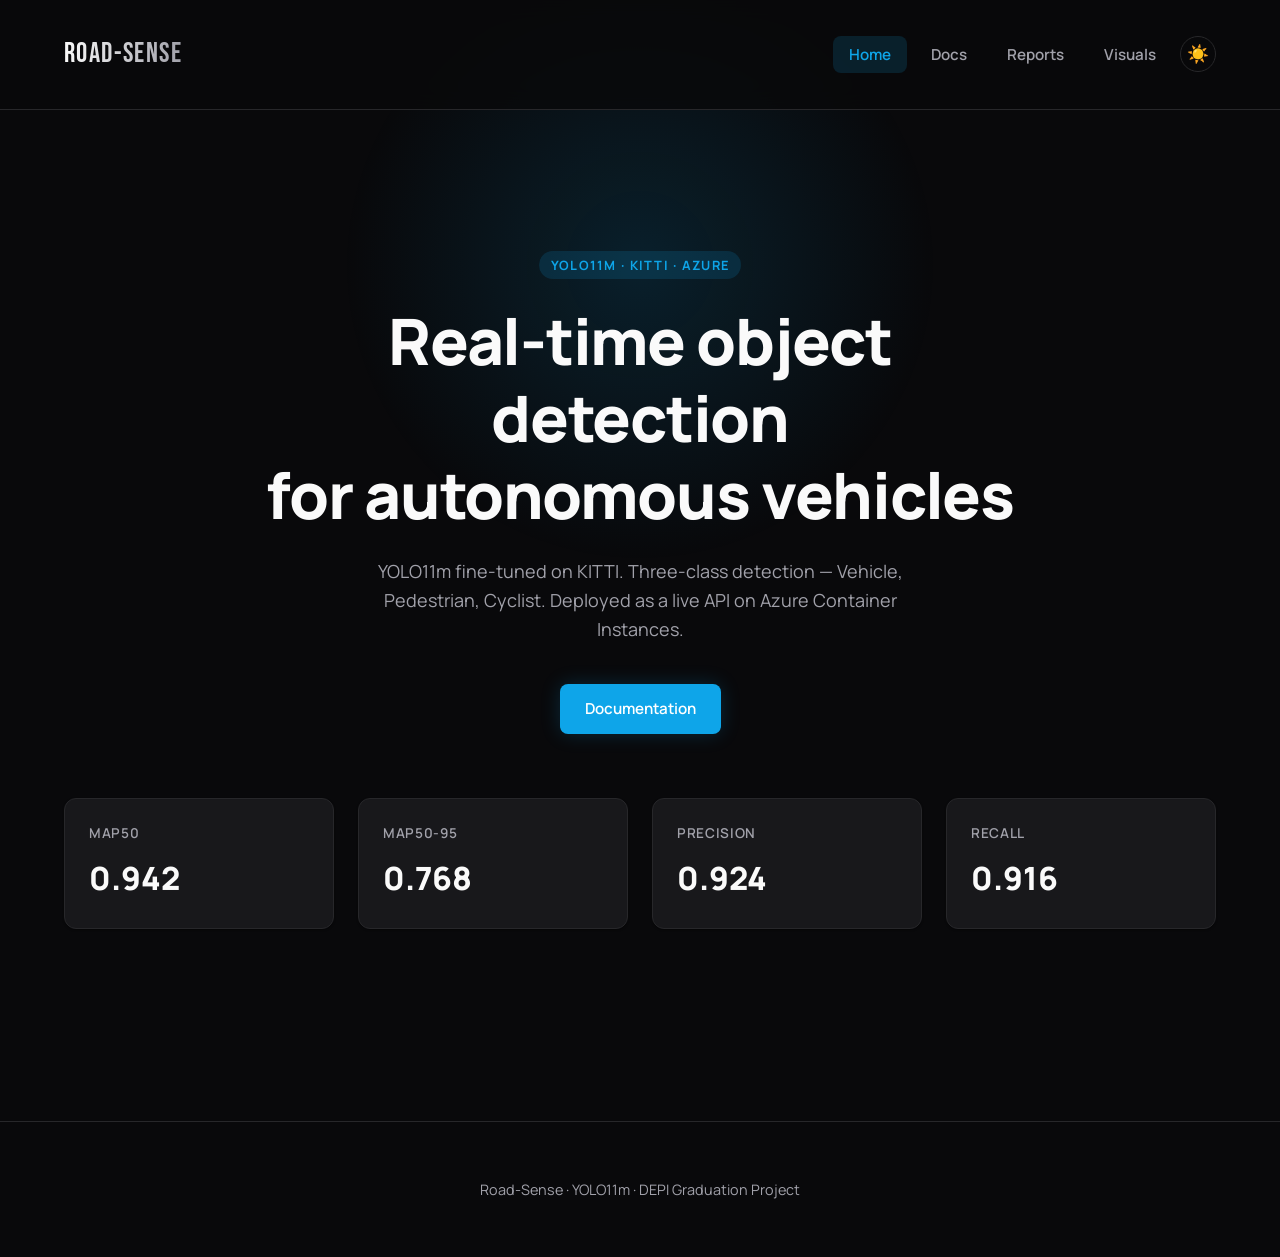
<file: presentation/index.html>
<!DOCTYPE html>
<html lang="en">
<head>
  <meta charset="UTF-8" />
  <meta name="viewport" content="width=device-width, initial-scale=1.0" />
  <title>Road-Sense Showcase</title>
  <link rel="preconnect" href="https://fonts.googleapis.com" />
  <link rel="preconnect" href="https://fonts.gstatic.com" crossorigin />
  <link href="https://fonts.googleapis.com/css2?family=Bebas+Neue&family=Manrope:wght@400;500;600;700;800&display=swap" rel="stylesheet" />
  <link rel="stylesheet" href="styles.css" />
</head>
<body>
  <nav class="top-nav reveal">
    <div class="nav-container">
      <div class="brand">ROAD-SENSE</div>
      <button id="menuToggle" class="menu-toggle" aria-label="Toggle menu">Menu</button>
      <ul id="menu" class="menu">
        <li><a href="index.html" class="active">Home</a></li>
        <li><a href="docs.html">Docs</a></li>
        <li><a href="reports.html">Reports</a></li>
        <li><a href="visuals.html">Visuals</a></li>
        <button id="themeToggle" class="theme-toggle" aria-label="Toggle theme">☀️</button>
      </ul>
    </div>
  </nav>

  <main>
    <header class="hero reveal">
      <div class="hero-content">
        <p class="eyebrow">YOLO11m · KITTI · Azure</p>
        <h1>Real-time object detection<br>for autonomous vehicles</h1>
        <p class="hero-copy">
          YOLO11m fine-tuned on KITTI. Three-class detection — Vehicle, Pedestrian, Cyclist.
          Deployed as a live API on Azure Container Instances.
        </p>
        <div class="hero-actions">
          <a href="docs.html" class="btn btn-primary">Documentation</a>
        </div>
      </div>

      <section class="stat-ribbon reveal" aria-label="Key model metrics">
        <article>
          <span class="label">mAP50</span>
          <span class="value">0.942</span>
        </article>
        <article>
          <span class="label">mAP50-95</span>
          <span class="value">0.768</span>
        </article>
        <article>
          <span class="label">Precision</span>
          <span class="value">0.924</span>
        </article>
        <article>
          <span class="label">Recall</span>
          <span class="value">0.916</span>
        </article>
      </section>
    </header>
  </main>

  <footer class="footer reveal">
    <p>Road-Sense · YOLO11m · DEPI Graduation Project</p>
  </footer>

  <script src="script.js"></script>
</body>
</html>
</file>
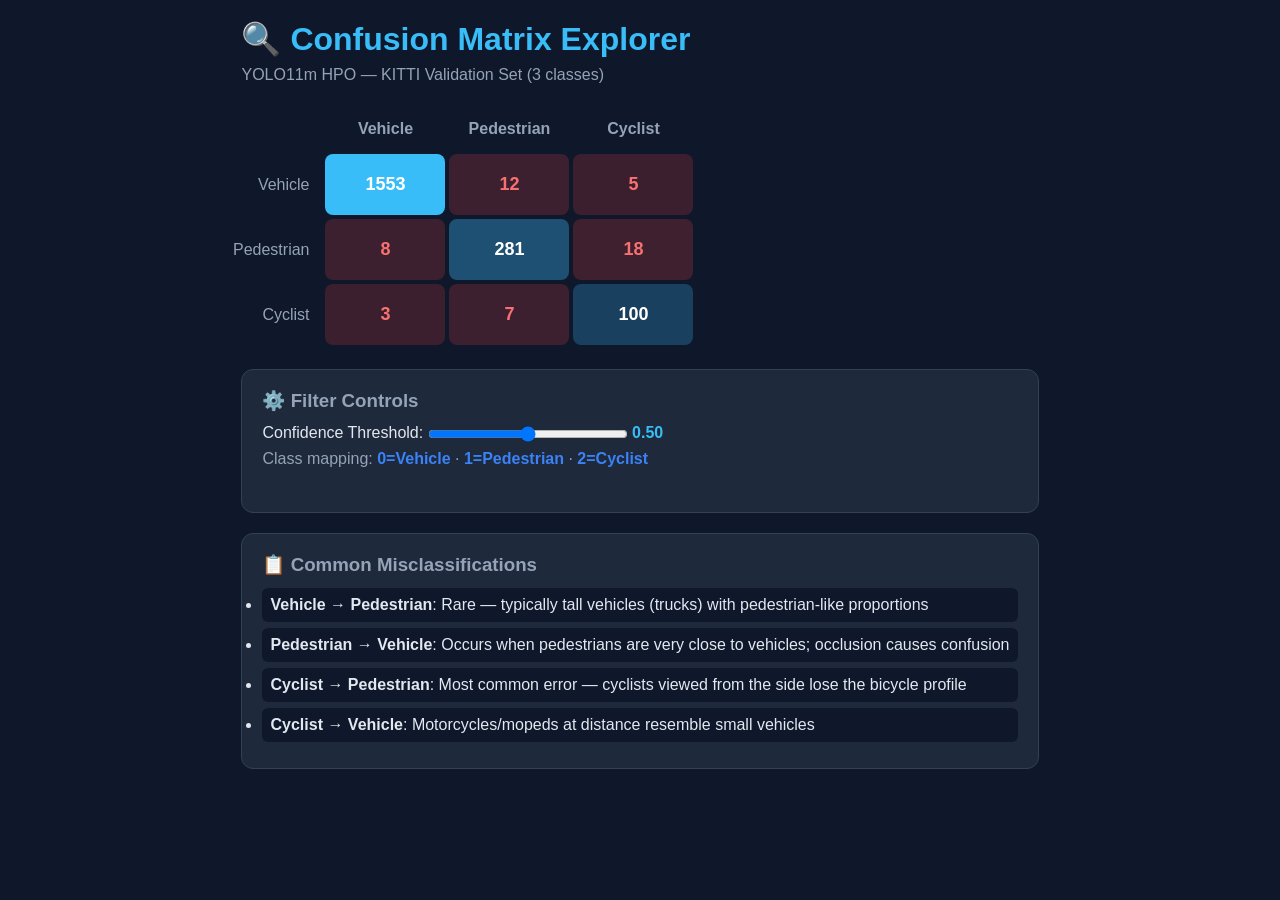
<file: presentation/confusion_matrix.html>
<!DOCTYPE html>
<html lang="en">
<head>
<meta charset="UTF-8">
<meta name="viewport" content="width=device-width, initial-scale=1.0">
<title>Confusion Matrix Explorer - Road-Sense</title>
<style>
* { margin: 0; padding: 0; box-sizing: border-box; }
body { font-family: -apple-system, sans-serif; background: #0f172a; color: #e2e8f0; padding: 20px; display: flex; justify-content: center; }
.container { max-width: 800px; }
h1 { color: #38bdf8; margin-bottom: 8px; }
p { color: #94a3b8; margin-bottom: 24px; }
.matrix { display: grid; grid-template-columns: 80px repeat(3, 120px); gap: 4px; margin-bottom: 24px; }
.header { font-weight: 700; text-align: center; padding: 12px; color: #94a3b8; }
.cell { text-align: center; padding: 20px; border-radius: 8px; font-size: 18px; font-weight: 600; }
.label-row { display: flex; align-items: center; justify-content: flex-end; padding-right: 12px; color: #94a3b8; font-weight: 500; }
.controls { background: #1e293b; border-radius: 12px; padding: 20px; border: 1px solid #334155; }
.controls h3 { color: #94a3b8; margin-bottom: 12px; }
.controls label { display: block; margin: 8px 0; color: #e2e8f0; }
.controls input[type=range] { width: 200px; vertical-align: middle; }
.controls .value { color: #38bdf8; font-weight: 600; }
.classes { color: #3b82f6; font-weight: 600; }
.misclass { background: #1e293b; border-radius: 12px; padding: 20px; border: 1px solid #334155; margin-top: 20px; }
.misclass h3 { color: #94a3b8; margin-bottom: 12px; }
.misclass li { margin: 6px 0; padding: 8px; background: #0f172a; border-radius: 6px; }
</style>
</head>
<body>
<div class="container">
<h1>🔍 Confusion Matrix Explorer</h1>
<p>YOLO11m HPO — KITTI Validation Set (3 classes)</p>
<div class="matrix" id="matrix"></div>
<div class="controls">
  <h3>⚙️ Filter Controls</h3>
  <label>Confidence Threshold: <input type="range" min="0" max="100" value="50" id="threshold"> <span class="value" id="threshVal">0.50</span></label>
  <p style="color:#94a3b8;margin-top:8px">Class mapping: <span class="classes">0=Vehicle</span> · <span class="classes">1=Pedestrian</span> · <span class="classes">2=Cyclist</span></p>
</div>
<div class="misclass">
  <h3>📋 Common Misclassifications</h3>
  <ul>
    <li><strong>Vehicle → Pedestrian</strong>: Rare — typically tall vehicles (trucks) with pedestrian-like proportions</li>
    <li><strong>Pedestrian → Vehicle</strong>: Occurs when pedestrians are very close to vehicles; occlusion causes confusion</li>
    <li><strong>Cyclist → Pedestrian</strong>: Most common error — cyclists viewed from the side lose the bicycle profile</li>
    <li><strong>Cyclist → Vehicle</strong>: Motorcycles/mopeds at distance resemble small vehicles</li>
  </ul>
</div>
</div>
<script>
const data = [[1553,12,5],[8,281,18],[3,7,100]];
const labels = ['Vehicle','Pedestrian','Cyclist'];
const maxVal = Math.max(...data.flat());
const colors = (v,r) => {
  if (r) return `rgba(56,189,248,${0.2+v/maxVal*0.8})`;
  return v > 0 ? `rgba(239,68,68,${0.2+v/maxVal*0.6})` : '#1e293b';
};
function render(t) {
  const m = document.getElementById('matrix');
  m.innerHTML = '<div class="header"></div>' + labels.map(l => `<div class="header">${l}</div>`).join('');
  labels.forEach((r,i) => {
    m.innerHTML += `<div class="label-row">${r}</div>`;
    labels.forEach((_,j) => {
      const v = i === j ? data[i][j] : Math.round(data[i][j] * Math.min(1, t/0.5));
      m.innerHTML += `<div class="cell" style="background:${colors(v,i===j)};color:${i===j?'#fff':'#f87171'}">${v}</div>`;
    });
  });
}
render(0.5);
document.getElementById('threshold').addEventListener('input', function() {
  const v = this.value / 100;
  document.getElementById('threshVal').textContent = v.toFixed(2);
  render(v);
});
</script>
</body>
</html>
</file>
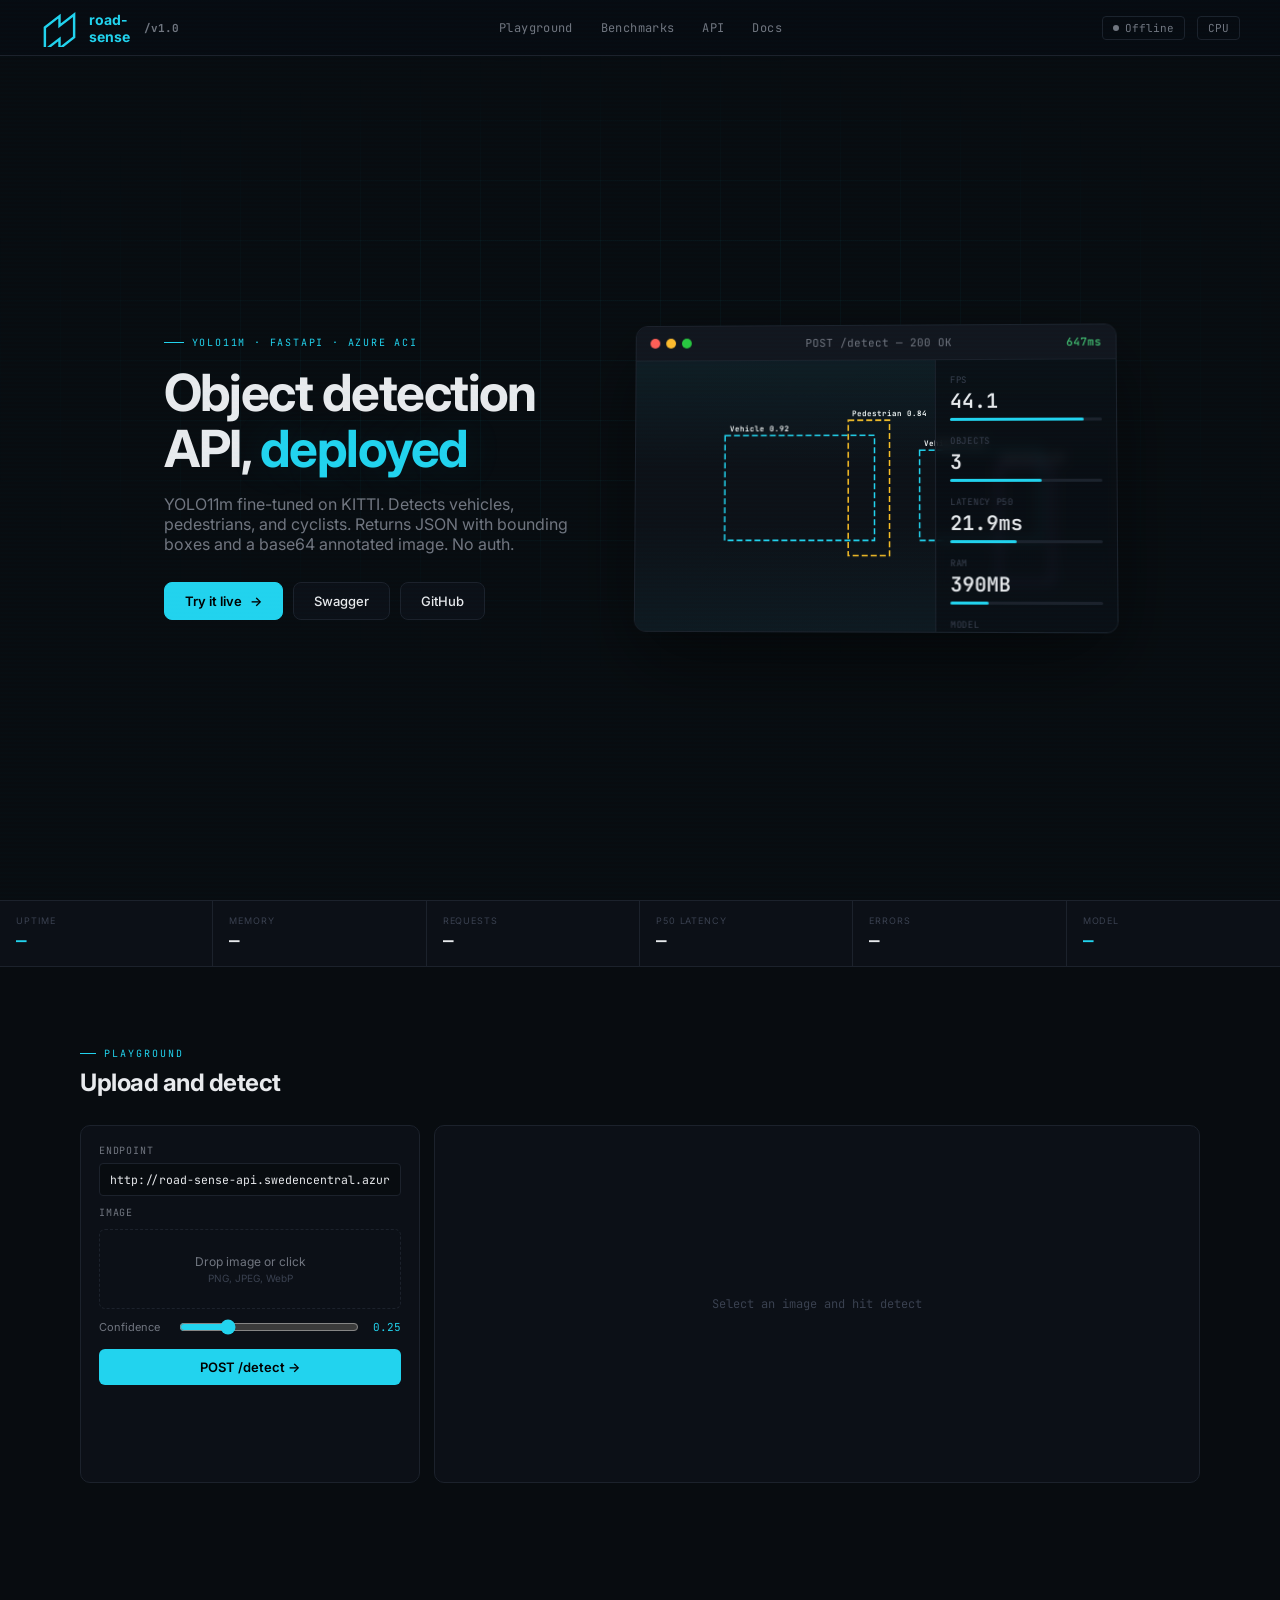
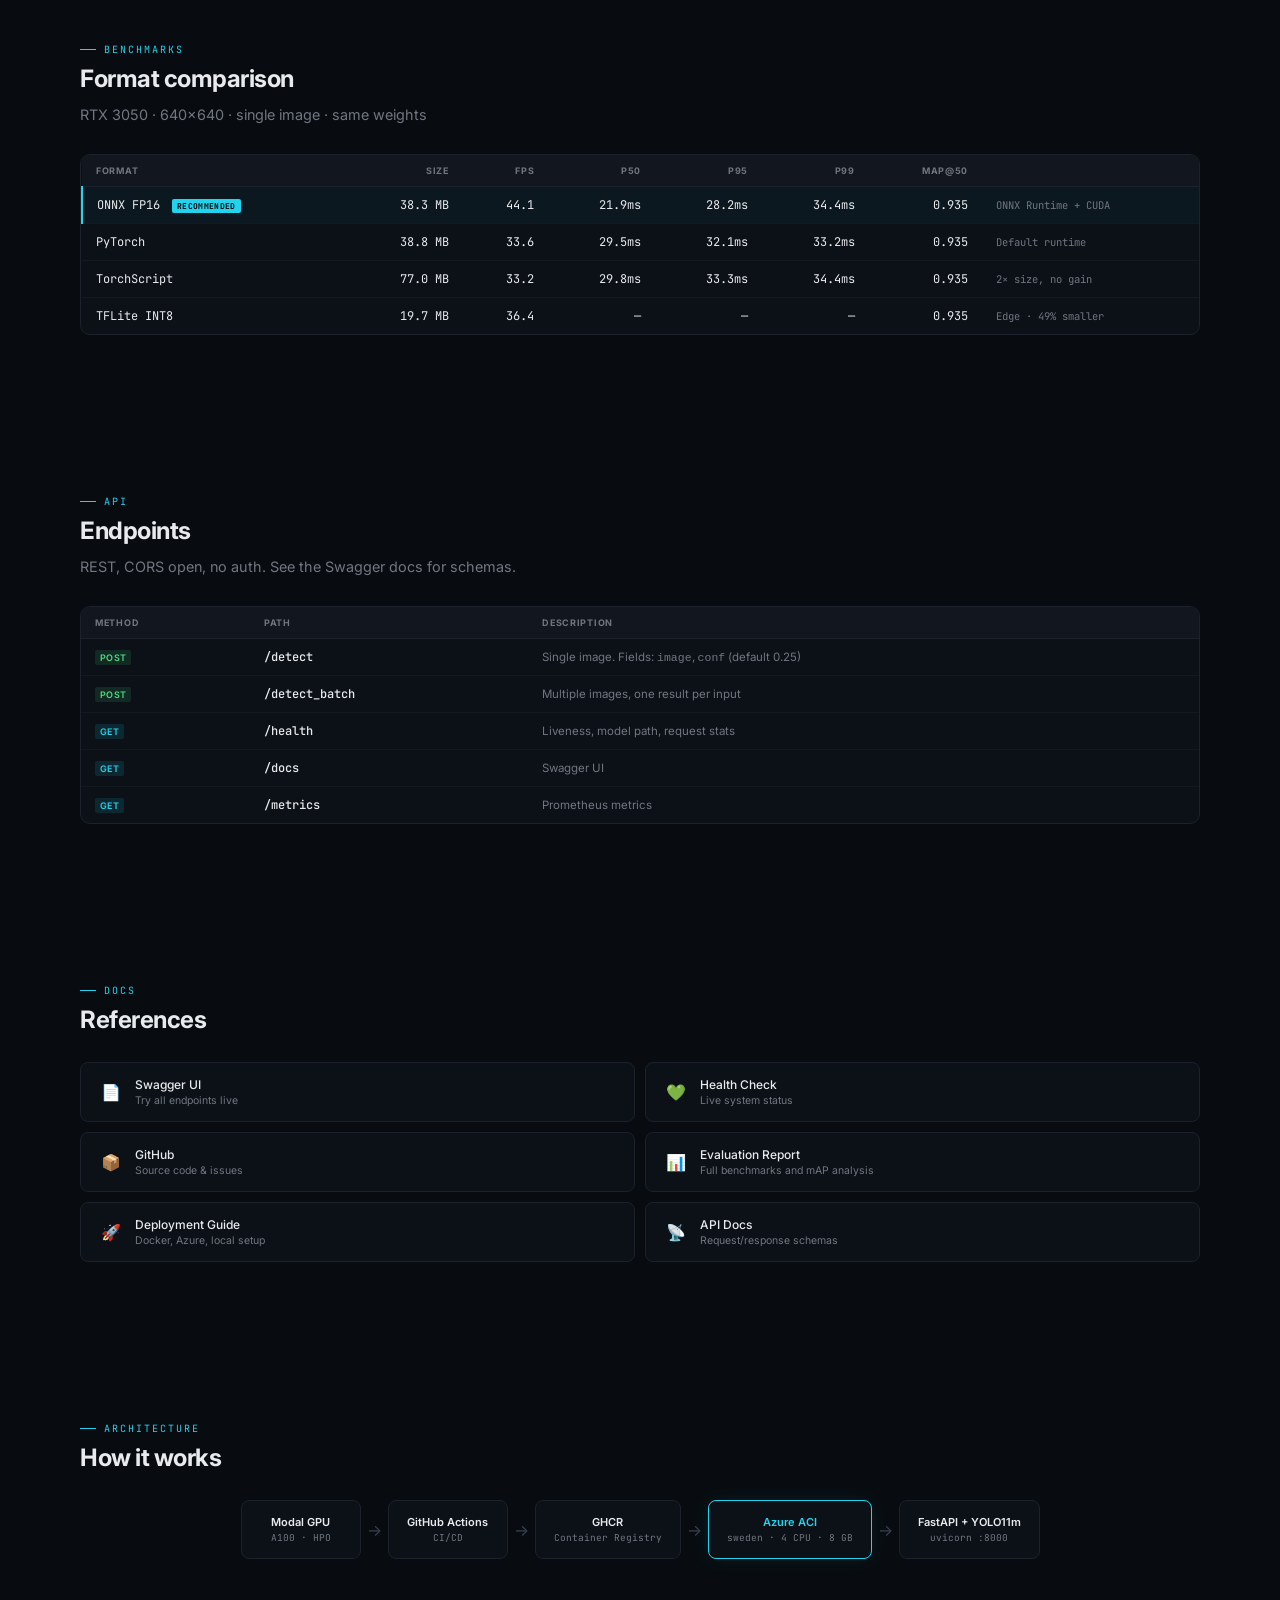
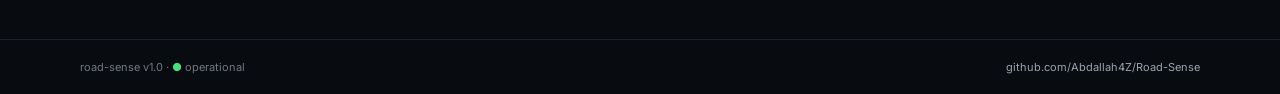
<file: presentation/demo.html>
<!DOCTYPE html>
<html lang="en">
<head>
<meta charset="UTF-8">
<meta name="viewport" content="width=device-width, initial-scale=1.0">
<title>road-sense — yolov11m detection api</title>
<meta name="description" content="Real-time object detection API. YOLO11m. Vehicle, Pedestrian, Cyclist.">
<link rel="preconnect" href="https://fonts.googleapis.com">
<link href="https://fonts.googleapis.com/css2?family=JetBrains+Mono:wght@300;400;500;600;700&family=Inter:wght@300;400;500;600;700&display=swap" rel="stylesheet">
<style>
:root {
  --bg:#080c10; --bg1:#0c1017; --bg2:#12161e;
  --line:#1c222c; --line2:#15191f;
  --text:#e8eaed; --dim:#717680; --mid:#9ca3af; --xdim:#3a4150;
  --cyan:#22d3ee; --green:#4ade80; --amber:#fbbf24; --red:#f87171;
  --purple:#c084fc;
  --mono:'JetBrains Mono',monospace; --sans:'Inter',-apple-system,sans-serif;
}
*{box-sizing:border-box;margin:0;padding:0}
*::selection{background:var(--cyan);color:#000}
html{scroll-behavior:smooth}
body{font-family:var(--sans);color:var(--text);background:var(--bg);overflow-x:hidden;font-size:15px}
a{color:inherit;text-decoration:none}
a:hover{color:var(--cyan)}
button{font-family:inherit;background:none;border:0;color:inherit;cursor:pointer}

/* Grid background */
.grid-bg{position:fixed;inset:0;pointer-events:none;z-index:0;
  background-image:linear-gradient(rgba(34,211,238,0.04) 1px,transparent 1px),linear-gradient(90deg,rgba(34,211,238,0.04) 1px,transparent 1px);
  background-size:60px 60px;
  mask-image:radial-gradient(ellipse 80% 50% at 50% 40%,black 30%,transparent 70%);
  -webkit-mask-image:radial-gradient(ellipse 80% 50% at 50% 40%,black 30%,transparent 70%)}

/* Scanlines */
body::after{content:'';position:fixed;inset:0;pointer-events:none;z-index:9999;
  background:repeating-linear-gradient(0deg,transparent,transparent 2px,rgba(34,211,238,0.012) 2px,rgba(34,211,238,0.012) 4px)}

.shell{max-width:1200px;margin:0 auto;padding:0 40px;position:relative;z-index:1}
section{position:relative;z-index:1}

/* Nav */
.nav{position:fixed;top:0;left:0;right:0;z-index:100;height:56px;display:flex;align-items:center;justify-content:space-between;padding:0 40px;border-bottom:1px solid var(--line);background:rgba(8,12,18,0.85);backdrop-filter:blur(16px);-webkit-backdrop-filter:blur(16px)}
.nav-brand{display:flex;align-items:center;gap:10px;font-weight:700;font-size:14px;color:var(--cyan)}
.nav-brand span{font-weight:700}
.nav-brand .v{color:var(--dim);font-size:11px;margin-left:4px;font-family:var(--mono)}
.nav-links{display:flex;gap:28px}
.nav-links a{font-size:12px;color:var(--dim);text-decoration:none;font-family:var(--mono);letter-spacing:0.03em;transition:color .15s}
.nav-links a:hover{color:var(--text)}
.nav-right{display:flex;align-items:center;gap:12px}
.badge{display:inline-flex;align-items:center;gap:6px;padding:4px 10px;border-radius:4px;font-size:11px;font-family:var(--mono);border:1px solid var(--line);color:var(--dim)}
.dot{width:6px;height:6px;border-radius:50%;background:var(--green);box-shadow:0 0 8px var(--green);animation:pulse 2s infinite}
.dot.off{background:var(--dim);box-shadow:none;animation:none}
@keyframes pulse{0%,100%{opacity:1}50%{opacity:.3}}

/* Hero */
.hero{min-height:100vh;display:flex;flex-direction:column;justify-content:center;padding-top:56px;position:relative;z-index:1}
.hero-grid{display:grid;grid-template-columns:1fr 1.15fr;gap:50px;align-items:center}
.hero-text{max-width:480px}
.hero-tag{font-size:10px;font-family:var(--mono);letter-spacing:0.18em;text-transform:uppercase;color:var(--cyan);margin-bottom:16px;display:flex;align-items:center;gap:8px}
.hero-tag::before{content:'';width:20px;height:1px;background:var(--cyan)}
.hero-title{font-size:clamp(2.2rem,4vw,3.4rem);font-weight:700;line-height:1.08;letter-spacing:-0.03em;margin-bottom:18px}
.hero-title .glow{color:var(--cyan);text-shadow:0 0 40px #22d3ee20}
.hero-desc{font-size:1rem;color:var(--dim);margin-bottom:28px;max-width:420px}
.hero-btns{display:flex;gap:10px;flex-wrap:wrap}
.btn{display:inline-flex;align-items:center;gap:8px;padding:10px 20px;border-radius:8px;font-size:13px;font-weight:500;border:1px solid var(--line);background:var(--bg1);color:var(--text);transition:all .15s}
.btn:hover{border-color:var(--cyan);color:var(--cyan);background:var(--bg2)}
.btn-p{background:var(--cyan);color:#000;border-color:var(--cyan);font-weight:600}
.btn-p:hover{background:#5de0f7;border-color:#5de0f7}
.arrow{transition:transform .15s}
.btn:hover .arrow{transform:translateX(3px)}

/* 3D HUD */
.hud-wrap{perspective:1200px}
.hud{background:var(--bg1);border:1px solid var(--line);border-radius:12px;overflow:hidden;position:relative;transform:rotateX(2deg) rotateY(-2deg);transform-origin:center center;transition:transform .35s ease-out;box-shadow:0 30px 80px rgba(0,0,0,0.5)}
.hud:hover{transform:rotateX(0deg) rotateY(0deg) scale(1.01)}
.hud-bar{display:flex;align-items:center;padding:10px 14px;border-bottom:1px solid var(--line);background:var(--bg2);gap:8px}
.hud-bar .dots{display:flex;gap:6px}
.hud-bar .d{width:10px;height:10px;border-radius:50%}
.hud-bar .d:nth-child(1){background:#ff5f57}
.hud-bar .d:nth-child(2){background:#febc2e}
.hud-bar .d:nth-child(3){background:#28c840}
.hud-bar .title{flex:1;text-align:center;font-size:11px;color:var(--dim);font-family:var(--mono)}
.hud-bar .status{font-size:11px;color:var(--green);font-family:var(--mono)}
.viewport{position:relative;width:100%;aspect-ratio:16/9;background:#0d1117;overflow:hidden}
.viewport svg{position:absolute;inset:0;width:100%;height:100%}
.bbox{fill:none;stroke-width:2;stroke-dasharray:8 4;animation:draw .8s ease-out forwards}
.bbox-v{stroke:var(--cyan)} .bbox-p{stroke:var(--amber)} .bbox-c{stroke:var(--purple)}
.bbox-lbl{font-family:var(--mono);font-size:10px;fill:white;font-weight:600}
@keyframes draw{from{stroke-dashoffset:200}to{stroke-dashoffset:0}}
.scan{position:absolute;inset:0;pointer-events:none;background:linear-gradient(180deg,rgba(34,211,238,0.06)0%,transparent 40%,transparent 60%,rgba(34,211,238,0.04)100%);animation:scanMove 4s ease-in-out infinite alternate}
@keyframes scanMove{from{transform:translateY(-8px)}to{transform:translateY(8px)}}
.hud-overlay{position:absolute;top:0;right:0;bottom:0;width:180px;background:rgba(8,12,18,0.75);backdrop-filter:blur(6px);border-left:1px solid var(--line);padding:14px;font-family:var(--mono);font-size:10px;color:var(--dim)}
.hud-overlay .m{margin-bottom:14px}
.hud-overlay .m .l{font-size:9px;color:var(--xdim);text-transform:uppercase;letter-spacing:.08em;margin-bottom:2px}
.hud-overlay .m .v{font-size:20px;color:var(--text);font-weight:600}
.hud-overlay .m .bar{height:3px;background:var(--line);border-radius:2px;margin-top:4px}
.hud-overlay .m .bar-f{height:100%;background:var(--cyan);border-radius:2px}

/* Strip */
.strip{display:grid;grid-template-columns:repeat(6,1fr);border-top:1px solid var(--line);border-bottom:1px solid var(--line);background:var(--bg1);position:relative;z-index:1}
.strip-c{padding:14px 16px;border-right:1px solid var(--line)}
.strip-c:last-child{border-right:none}
.strip-l{font-size:9px;color:var(--xdim);text-transform:uppercase;letter-spacing:.1em;margin-bottom:3px}
.strip-v{font-size:1.1rem;font-weight:600;font-family:var(--mono);font-variant-numeric:tabular-nums}
.strip-v.cyan{color:var(--cyan)}

/* Section */
.sec{padding:80px 0;position:relative;z-index:1}
.sec-lab{font-size:10px;font-family:var(--mono);letter-spacing:.2em;text-transform:uppercase;color:var(--cyan);margin-bottom:8px;display:flex;align-items:center;gap:8px}
.sec-lab::before{content:'';width:16px;height:1px;background:var(--cyan)}
.sec-title{font-size:1.5rem;font-weight:700;margin-bottom:10px;letter-spacing:-.02em}
.sec-desc{color:var(--dim);font-size:.9rem;max-width:560px;line-height:1.6}

/* Features */
.features{display:grid;grid-template-columns:repeat(3,1fr);gap:14px;margin-top:32px}
.fcard{background:var(--bg1);border:1px solid var(--line);border-radius:10px;padding:20px;transition:all .25s;transform:perspective(600px) rotateX(1.5deg)}
.fcard:hover{border-color:rgba(34,211,238,.3);transform:perspective(600px) rotateX(0deg) translateY(-3px);box-shadow:0 8px 30px rgba(34,211,238,.06)}
.fcard .ic{width:36px;height:36px;border-radius:8px;display:flex;align-items:center;justify-content:center;margin-bottom:12px;background:rgba(34,211,238,.08);color:var(--cyan);font-size:16px}
.fcard h3{font-size:13px;font-weight:600;margin-bottom:4px}
.fcard p{font-size:12px;color:var(--dim);line-height:1.5}

/* Playground */
.pg{display:grid;grid-template-columns:340px 1fr;gap:14px;margin-top:28px}
.pg-in,.pg-out{background:var(--bg1);border:1px solid var(--line);border-radius:10px;padding:18px}
.pg-lab{font-size:10px;font-family:var(--mono);letter-spacing:.08em;text-transform:uppercase;color:var(--dim);margin-bottom:6px}
.pg-in input[type="text"]{width:100%;padding:8px 10px;background:var(--bg);border:1px solid var(--line);border-radius:4px;color:var(--text);font-family:var(--mono);font-size:11.5px;outline:none}
.pg-in input:focus{border-color:var(--cyan)}
.drop{border:1.5px dashed var(--line);border-radius:6px;padding:24px;text-align:center;cursor:pointer;transition:all .15s;margin-top:10px}
.drop:hover{border-color:var(--cyan);background:rgba(34,211,238,.02)}
.drop p{font-size:12px;color:var(--dim)} .drop .h{font-size:10px;color:var(--xdim);margin-top:3px}
.crow{display:flex;align-items:center;gap:10px;margin-top:10px}
.crow label{font-size:11px;color:var(--dim);min-width:70px}
.crow input[type="range"]{flex:1;accent-color:var(--cyan)}
.crow .cv{font-family:var(--mono);font-size:11px;color:var(--cyan);min-width:32px;text-align:right}
.btn-go{width:100%;padding:10px;margin-top:14px;font-size:13px;background:var(--cyan);color:#000;border:none;border-radius:6px;font-weight:600;cursor:pointer;font-family:inherit;transition:all .15s}
.btn-go:hover{background:#5de0f7}
.btn-go:disabled{opacity:.4;cursor:not-allowed}
.pg-empty{display:flex;align-items:center;justify-content:center;height:100%;color:var(--xdim);font-family:var(--mono);font-size:12px;min-height:320px}
.pg-load{display:flex;align-items:center;justify-content:center;gap:8px;height:100%;color:var(--cyan);min-height:320px}
.pg-load::before{content:'';width:14px;height:14px;border:2px solid var(--cyan);border-top-color:transparent;border-radius:50%;animation:spin .7s linear infinite}
@keyframes spin{to{transform:rotate(360deg)}}
.pg-res{display:none} .pg-res.on{display:block}
.pg-met{display:grid;grid-template-columns:repeat(3,1fr);gap:10px;margin-bottom:10px}
.pg-m{background:var(--bg2);border-radius:6px;padding:10px;text-align:center}
.pg-m .v{font-size:18px;font-weight:700;font-family:var(--mono)}
.pg-m .l{font-size:9px;color:var(--dim);text-transform:uppercase;letter-spacing:.08em;margin-top:3px}
.pg-img{background:var(--bg2);border-radius:6px;padding:3px;max-height:260px;overflow:hidden;margin-bottom:10px}
.pg-img img{max-width:100%;max-height:254px;border-radius:3px}
.pg-tbl{width:100%;border-collapse:collapse;font-size:11px}
.pg-tbl th{text-align:left;padding:6px 8px;background:var(--bg2);color:var(--dim);font-size:9px;text-transform:uppercase;letter-spacing:.06em;border-bottom:1px solid var(--line)}
.pg-tbl td{padding:4px 8px;border-bottom:1px solid var(--line2)}
.pg-tbl .cls{color:var(--cyan);font-weight:500}
.pg-tbl .cn{color:var(--amber);font-family:var(--mono)}
.pg-tbl .bx{color:var(--xdim);font-family:var(--mono);font-size:10px}
.pg-err{padding:8px 10px;background:rgba(248,113,113,.08);border:1px solid rgba(248,113,113,.2);border-radius:4px;color:var(--red);font-size:11px}

/* Bench */
.bench{border:1px solid var(--line);background:var(--bg1);border-radius:10px;overflow:hidden;margin-top:28px}
.bench table{width:100%;border-collapse:collapse;font-size:12px}
.bench th{text-align:left;padding:10px 14px;background:var(--bg2);font-size:9px;text-transform:uppercase;letter-spacing:.08em;color:var(--dim);border-bottom:1px solid var(--line)}
.bench td{padding:10px 14px;border-bottom:1px solid var(--line2);font-family:var(--mono);font-size:12px}
.bench tr:last-child td{border-bottom:none}
.bench .n{text-align:right;font-variant-numeric:tabular-nums}
.bench .win{background:rgba(34,211,238,.04)}
.bench .win td:first-child{border-left:2px solid var(--cyan)}
.bench .tag{display:inline-block;padding:2px 5px;background:var(--cyan);color:#000;font-size:8px;font-weight:700;letter-spacing:.04em;margin-left:5px;border-radius:2px}
.bench .s{color:var(--dim);font-size:10.5px}

/* API */
.api{border:1px solid var(--line);background:var(--bg1);border-radius:10px;overflow:hidden;margin-top:28px}
.api table{width:100%;border-collapse:collapse;font-size:12px}
.api th{text-align:left;padding:10px 14px;background:var(--bg2);font-size:9px;text-transform:uppercase;letter-spacing:.08em;color:var(--dim);border-bottom:1px solid var(--line)}
.api td{padding:10px 14px;border-bottom:1px solid var(--line2)}
.api tr:last-child td{border-bottom:none}
.mg{display:inline-block;padding:2px 5px;background:rgba(34,211,238,.12);color:var(--cyan);font-size:9px;font-weight:600;letter-spacing:.04em;border-radius:2px}
.mp{display:inline-block;padding:2px 5px;background:rgba(74,222,128,.12);color:var(--green);font-size:9px;font-weight:600;letter-spacing:.04em;border-radius:2px}
.api .pa{font-family:var(--mono);font-weight:500}
.api a.pa:hover{color:var(--cyan)}
.api .ds{color:var(--dim);font-size:11.5px}

/* Docs */
.docs{display:grid;grid-template-columns:repeat(2,1fr);gap:10px;margin-top:28px}
.doc{background:var(--bg1);border:1px solid var(--line);border-radius:8px;padding:14px 16px;display:flex;align-items:center;gap:10px;text-decoration:none;color:var(--text);transition:all .15s}
.doc:hover{border-color:rgba(34,211,238,.3)}
.doc .ic{font-size:16px;width:28px;text-align:center}
.doc .nm{font-size:12px;font-weight:500}
.doc .dt{font-size:10.5px;color:var(--dim);margin-top:2px}

/* Arch */
.arch{display:flex;align-items:center;justify-content:center;gap:6px;margin-top:28px;flex-wrap:wrap}
.an{background:var(--bg1);border:1px solid var(--line);border-radius:8px;padding:14px 18px;text-align:center;min-width:120px;transition:all .2s}
.an:hover{border-color:rgba(34,211,238,.3);transform:translateY(-2px)}
.an .l{font-size:11px;font-weight:600}
.an .s{font-size:9.5px;color:var(--dim);margin-top:2px;font-family:var(--mono)}
.an.hi{border-color:var(--cyan);box-shadow:0 0 20px rgba(34,211,238,.08)}
.an.hi .l{color:var(--cyan)}
.aa{color:var(--xdim);font-size:16px}

/* Footer */
.footer{border-top:1px solid var(--line);padding:20px 0;position:relative;z-index:1;font-size:11px;color:var(--dim)}
.footer-in{display:flex;justify-content:space-between;align-items:center}
.footer-in a{color:var(--mid);text-decoration:none}
.footer-in a:hover{color:var(--cyan)}
.footer-in .ok{color:var(--green)}

/* Reveal */
.reveal{opacity:0;transform:translateY(24px);transition:opacity .5s ease,transform .5s ease}
.reveal.vis{opacity:1;transform:translateY(0)}

/* Responsive */
@media(max-width:900px){.hero-grid{grid-template-columns:1fr}.features{grid-template-columns:1fr}.pg{grid-template-columns:1fr}.docs{grid-template-columns:1fr}.strip{grid-template-columns:repeat(3,1fr)}.nav-links{display:none}}
@media(max-width:600px){.strip{grid-template-columns:repeat(2,1fr)}}
</style>
</head>
<body>
<div class="grid-bg"></div>

<nav class="nav">
  <a href="#" class="nav-brand">
    <svg viewBox="0 0 24 24" fill="none" stroke="currentColor" stroke-width="1.5"><path d="M3 12l9-7v6l9-7v14l-9 7v-6l-9 7z"/></svg>
    <span>road-sense</span><span class="v">/v1.0</span>
  </a>
  <div class="nav-links">
    <a href="#playground">Playground</a>
    <a href="#benchmarks">Benchmarks</a>
    <a href="#api">API</a>
    <a href="#docs">Docs</a>
  </div>
  <div class="nav-right">
    <div class="badge"><span class="dot" id="sd"></span><span id="st">connecting…</span></div>
    <div class="badge">CPU</div>
  </div>
</nav>

<section class="hero">
  <div class="shell">
    <div class="hero-grid">
      <div class="hero-text">
        <div class="hero-tag">YOLO11m · FastAPI · Azure ACI</div>
        <h1 class="hero-title">Object detection<br>API, <span class="glow">deployed</span></h1>
        <p class="hero-desc">YOLO11m fine-tuned on KITTI. Detects vehicles, pedestrians, and cyclists. Returns JSON with bounding boxes and a base64 annotated image. No auth.</p>
        <div class="hero-btns">
          <a href="#playground" class="btn btn-p">Try it live <span class="arrow">→</span></a>
          <a href="/docs" class="btn">Swagger</a>
          <a href="https://github.com/Abdallah4Z/Road-Sense" class="btn">GitHub</a>
        </div>
      </div>
      <div class="hud-wrap">
        <div class="hud" id="hud">
          <div class="hud-bar">
            <div class="dots"><div class="d"></div><div class="d"></div><div class="d"></div></div>
            <div class="title">POST /detect — 200 OK</div>
            <div class="status">647ms</div>
          </div>
          <div class="viewport">
            <svg viewBox="0 0 640 360" preserveAspectRatio="xMidYMid slice">
              <rect class="bbox bbox-v" x="120" y="100" width="200" height="140" style="animation-delay:0s"/>
              <text class="bbox-lbl" x="126" y="94" fill="#22d3ee">Vehicle 0.92</text>
              <rect class="bbox bbox-v" x="380" y="120" width="160" height="120" style="animation-delay:.3s"/>
              <text class="bbox-lbl" x="386" y="114" fill="#22d3ee">Vehicle 0.87</text>
              <rect class="bbox bbox-p" x="285" y="80" width="55" height="180" style="animation-delay:.5s"/>
              <text class="bbox-lbl" x="290" y="74" fill="#fbbf24">Pedestrian 0.84</text>
              <rect class="bbox bbox-c" x="485" y="140" width="70" height="155" style="animation-delay:.7s"/>
              <text class="bbox-lbl" x="490" y="134" fill="#c084fc">Cyclist 0.78</text>
            </svg>
            <div class="scan"></div>
            <div class="hud-overlay">
              <div class="m"><div class="l">FPS</div><div class="v">44.1</div><div class="bar"><div class="bar-f" style="width:88%"></div></div></div>
              <div class="m"><div class="l">Objects</div><div class="v">3</div><div class="bar"><div class="bar-f" style="width:60%"></div></div></div>
              <div class="m"><div class="l">Latency p50</div><div class="v">21.9ms</div><div class="bar"><div class="bar-f" style="width:44%"></div></div></div>
              <div class="m"><div class="l">RAM</div><div class="v">390MB</div><div class="bar"><div class="bar-f" style="width:25%"></div></div></div>
              <div class="m"><div class="l">Model</div><div class="v" style="color:var(--green)">YOLO11m</div></div>
            </div>
          </div>
        </div>
      </div>
    </div>
  </div>
</section>

<div class="strip">
  <div class="strip-c"><div class="strip-l">Uptime</div><div class="strip-v cyan" id="mU">—</div></div>
  <div class="strip-c"><div class="strip-l">Memory</div><div class="strip-v" id="mR">—</div></div>
  <div class="strip-c"><div class="strip-l">Requests</div><div class="strip-v" id="mQ">—</div></div>
  <div class="strip-c"><div class="strip-l">p50 Latency</div><div class="strip-v" id="mL">—</div></div>
  <div class="strip-c"><div class="strip-l">Errors</div><div class="strip-v" id="mE">—</div></div>
  <div class="strip-c"><div class="strip-l">Model</div><div class="strip-v cyan" id="mM">—</div></div>
</div>

<section class="sec" id="playground">
  <div class="shell">
    <div class="reveal"><div class="sec-lab">Playground</div><h2 class="sec-title">Upload and detect</h2></div>
    <div class="pg reveal">
      <div class="pg-in">
        <div class="pg-lab">Endpoint</div>
        <input type="text" id="apiBase" value="http://road-sense-api.swedencentral.azurecontainer.io:8000">
        <div class="pg-lab" style="margin-top:10px">Image</div>
        <div class="drop" id="dropzone" tabindex="0"><p>Drop image or click</p><p class="h">PNG, JPEG, WebP</p><input type="file" id="fi" accept="image/*" hidden></div>
        <div class="crow"><label>Confidence</label><input type="range" id="cs" min="0" max="100" value="25"><span class="cv" id="cv">0.25</span></div>
        <button class="btn-go" id="runBtn">POST /detect →</button>
      </div>
      <div class="pg-out">
        <div class="pg-empty" id="pgE">Select an image and hit detect</div>
        <div class="pg-load" id="pgL" style="display:none">Running inference…</div>
        <div class="pg-err" id="pgEr" style="display:none"></div>
        <div class="pg-res" id="pgR">
          <div class="pg-met">
            <div class="pg-m"><div class="v" id="rO">0</div><div class="l">Objects</div></div>
            <div class="pg-m"><div class="v" id="rT">0ms</div><div class="l">Latency</div></div>
            <div class="pg-m"><div class="v" id="rF">0</div><div class="l">FPS</div></div>
          </div>
          <div class="pg-img"><img id="aImg" alt=""></div>
          <table class="pg-tbl"><thead><tr><th>Class</th><th>Confidence</th><th>BBox</th></tr></thead><tbody id="tBody"></tbody></table>
        </div>
      </div>
    </div>
  </div>
</section>

<section class="sec" id="benchmarks">
  <div class="shell">
    <div class="reveal"><div class="sec-lab">Benchmarks</div><h2 class="sec-title">Format comparison</h2><p class="sec-desc">RTX 3050 · 640×640 · single image · same weights</p></div>
    <div class="bench reveal">
      <table>
        <thead><tr><th>Format</th><th class="n">Size</th><th class="n">FPS</th><th class="n">p50</th><th class="n">p95</th><th class="n">p99</th><th class="n">mAP@50</th><th></th></tr></thead>
        <tbody>
          <tr class="win"><td>ONNX FP16 <span class="tag">RECOMMENDED</span></td><td class="n">38.3 MB</td><td class="n">44.1</td><td class="n">21.9ms</td><td class="n">28.2ms</td><td class="n">34.4ms</td><td class="n">0.935</td><td class="s">ONNX Runtime + CUDA</td></tr>
          <tr><td>PyTorch</td><td class="n">38.8 MB</td><td class="n">33.6</td><td class="n">29.5ms</td><td class="n">32.1ms</td><td class="n">33.2ms</td><td class="n">0.935</td><td class="s">Default runtime</td></tr>
          <tr><td>TorchScript</td><td class="n">77.0 MB</td><td class="n">33.2</td><td class="n">29.8ms</td><td class="n">33.3ms</td><td class="n">34.4ms</td><td class="n">0.935</td><td class="s">2× size, no gain</td></tr>
          <tr><td>TFLite INT8</td><td class="n">19.7 MB</td><td class="n">36.4</td><td class="n">—</td><td class="n">—</td><td class="n">—</td><td class="n">0.935</td><td class="s">Edge · 49% smaller</td></tr>
        </tbody>
      </table>
    </div>
  </div>
</section>

<section class="sec" id="api">
  <div class="shell">
    <div class="reveal"><div class="sec-lab">API</div><h2 class="sec-title">Endpoints</h2><p class="sec-desc">REST, CORS open, no auth. See the Swagger docs for schemas.</p></div>
    <div class="api reveal">
      <table>
        <thead><tr><th>Method</th><th>Path</th><th>Description</th></tr></thead>
        <tbody>
          <tr><td><span class="mp">POST</span></td><td class="pa">/detect</td><td class="ds">Single image. Fields: <code>image</code>, <code>conf</code> (default 0.25)</td></tr>
          <tr><td><span class="mp">POST</span></td><td class="pa">/detect_batch</td><td class="ds">Multiple images, one result per input</td></tr>
          <tr><td><span class="mg">GET</span></td><td class="pa"><a class="pa" href="/health">/health</a></td><td class="ds">Liveness, model path, request stats</td></tr>
          <tr><td><span class="mg">GET</span></td><td class="pa"><a class="pa" href="/docs">/docs</a></td><td class="ds">Swagger UI</td></tr>
          <tr><td><span class="mg">GET</span></td><td class="pa"><a class="pa" href="/metrics">/metrics</a></td><td class="ds">Prometheus metrics</td></tr>
        </tbody>
      </table>
    </div>
  </div>
</section>

<section class="sec" id="docs">
  <div class="shell">
    <div class="reveal"><div class="sec-lab">Docs</div><h2 class="sec-title">References</h2></div>
    <div class="docs reveal">
      <a class="doc" href="/docs"><div class="ic">📄</div><div><div class="nm">Swagger UI</div><div class="dt">Try all endpoints live</div></div></a>
      <a class="doc" href="/health"><div class="ic">💚</div><div><div class="nm">Health Check</div><div class="dt">Live system status</div></div></a>
      <a class="doc" href="https://github.com/Abdallah4Z/Road-Sense"><div class="ic">📦</div><div><div class="nm">GitHub</div><div class="dt">Source code & issues</div></div></a>
      <a class="doc" href="https://github.com/Abdallah4Z/Road-Sense/blob/main/reports/MODEL_EVALUATION_REPORT.md"><div class="ic">📊</div><div><div class="nm">Evaluation Report</div><div class="dt">Full benchmarks and mAP analysis</div></div></a>
      <a class="doc" href="https://github.com/Abdallah4Z/Road-Sense/blob/main/docs/DEPLOYMENT_GUIDE.md"><div class="ic">🚀</div><div><div class="nm">Deployment Guide</div><div class="dt">Docker, Azure, local setup</div></div></a>
      <a class="doc" href="https://github.com/Abdallah4Z/Road-Sense/blob/main/docs/API_DOCUMENTATION.md"><div class="ic">📡</div><div><div class="nm">API Docs</div><div class="dt">Request/response schemas</div></div></a>
    </div>
  </div>
</section>

<section class="sec">
  <div class="shell">
    <div class="reveal"><div class="sec-lab">Architecture</div><h2 class="sec-title">How it works</h2></div>
    <div class="arch reveal">
      <div class="an"><div class="l">Modal GPU</div><div class="s">A100 · HPO</div></div>
      <div class="aa">→</div>
      <div class="an"><div class="l">GitHub Actions</div><div class="s">CI/CD</div></div>
      <div class="aa">→</div>
      <div class="an"><div class="l">GHCR</div><div class="s">Container Registry</div></div>
      <div class="aa">→</div>
      <div class="an hi"><div class="l">Azure ACI</div><div class="s">sweden · 4 CPU · 8 GB</div></div>
      <div class="aa">→</div>
      <div class="an"><div class="l">FastAPI + YOLO11m</div><div class="s">uvicorn :8000</div></div>
    </div>
  </div>
</section>

<footer class="footer">
  <div class="shell">
    <div class="footer-in">
      <span>road-sense v1.0 · <span class="ok">●</span> operational</span>
      <a href="https://github.com/Abdallah4Z/Road-Sense">github.com/Abdallah4Z/Road-Sense</a>
    </div>
  </div>
</footer>

<script>
const API='http://road-sense-api.swedencentral.azurecontainer.io:8000';
let _h=null,_t=0;
async function tick(){
  try{
    const r=await fetch(`${API}/health`,{cache:'no-store'});
    if(!r.ok)throw 0;
    const d=await r.json();const s=d.stats||{};
    const dt=_t?performance.now()-_t:0;const n=s.total_requests||0;
    const _n=_h?(_h.stats?.total_requests||0):0;
    const rps=dt>0?((n-_n)/(dt/1000)).toFixed(1):'—';_t=performance.now();_h=d;
    const f=v=>v==null?'—':v<60?Math.round(v)+'s':v<3600?Math.round(v/60)+'m':(v/3600).toFixed(1)+'h';
    document.getElementById('mU').textContent=f(s.uptime_seconds);
    document.getElementById('mR').textContent=Math.round(s.ram_rss_mb||0)+' MB';
    document.getElementById('mQ').textContent=s.total_requests??'—';
    document.getElementById('mL').textContent=Math.round(s.latency_ms_p50||0)+' ms';
    document.getElementById('mE').textContent=s.error_count??'0';
    document.getElementById('mM').textContent=d.model_loaded?'Loaded':'—';
    document.getElementById('sd').className='dot';
    document.getElementById('st').textContent=`${f(s.uptime_seconds)} · ${Math.round(s.latency_ms_p50||0)}ms`;
  }catch{
    document.getElementById('sd').className='dot off';
    document.getElementById('st').textContent='Offline';
  }
}
tick();setInterval(tick,5000);

const dropzone=document.getElementById('dropzone'),fi=document.getElementById('fi'),cs=document.getElementById('cs'),runBtn=document.getElementById('runBtn');
let sf=null;
cs.oninput=()=>document.getElementById('cv').textContent=(cs.value/100).toFixed(2);
dropzone.onclick=()=>fi.click();
dropzone.onkeydown=e=>{if(e.key==='Enter'||e.key===' '){e.preventDefault();fi.click()}};
dropzone.ondragover=e=>{e.preventDefault();dropzone.style.borderColor='var(--cyan)';};
dropzone.ondragleave=()=>dropzone.style.borderColor='';
dropzone.ondrop=e=>{e.preventDefault();dropzone.style.borderColor='';if(e.dataTransfer.files.length){fi.files=e.dataTransfer.files;sf=e.dataTransfer.files[0];dropzone.innerHTML=`<p style="color:var(--cyan)">${sf.name}</p><p class="h">${(sf.size/1024).toFixed(0)} KB</p>`}};
fi.onchange=()=>{if(fi.files.length){sf=fi.files[0];dropzone.innerHTML=`<p style="color:var(--cyan)">${sf.name}</p><p class="h">${(sf.size/1024).toFixed(0)} KB</p>`}};
runBtn.onclick=async()=>{
  if(!sf){document.getElementById('pgEr').textContent='Select an image first';document.getElementById('pgEr').style.display='block';return;}
  document.getElementById('pgEr').style.display='none';
  document.getElementById('pgE').style.display='none';
  document.getElementById('pgR').classList.remove('on');
  document.getElementById('pgL').style.display='flex';
  runBtn.disabled=true;
  const fd=new FormData();fd.append('image',sf);fd.append('conf',cs.value/100);
  try{
    const r=await fetch(`${API}/detect`,{method:'POST',body:fd});
    if(!r.ok){const e=await r.json();throw new Error(e.detail||`HTTP ${r.status}`);}
    const d=await r.json();
    document.getElementById('pgL').style.display='none';
    document.getElementById('pgR').classList.add('on');
    document.getElementById('rO').textContent=d.detections?.length||0;
    document.getElementById('rT').textContent=Math.round(d.inference_time_ms)+'ms';
    document.getElementById('rF').textContent=(1000/d.inference_time_ms).toFixed(1);
    document.getElementById('aImg').src=d.annotated_image;
    document.getElementById('tBody').innerHTML=(d.detections||[]).map(d=>`<tr><td class="cls">${d.class_name}</td><td class="cn">${(d.confidence*100).toFixed(1)}%</td><td class="bx">[${d.bbox.map(v=>v.toFixed(0)).join(', ')}]</td></tr>`).join('')||'<tr><td colspan="3" style="text-align:center;color:var(--xdim)">No detections</td></tr>';
  }catch(e){
    document.getElementById('pgL').style.display='none';
    document.getElementById('pgEr').textContent=e.message;
    document.getElementById('pgEr').style.display='block';
    document.getElementById('pgE').style.display='block';
  }
  runBtn.disabled=false;
};
const obs=new IntersectionObserver(es=>es.forEach(e=>{if(e.isIntersecting)e.target.classList.add('vis')}),{threshold:.1});
document.querySelectorAll('.reveal').forEach(e=>obs.observe(e));
</script>
</body>
</html>
</file>
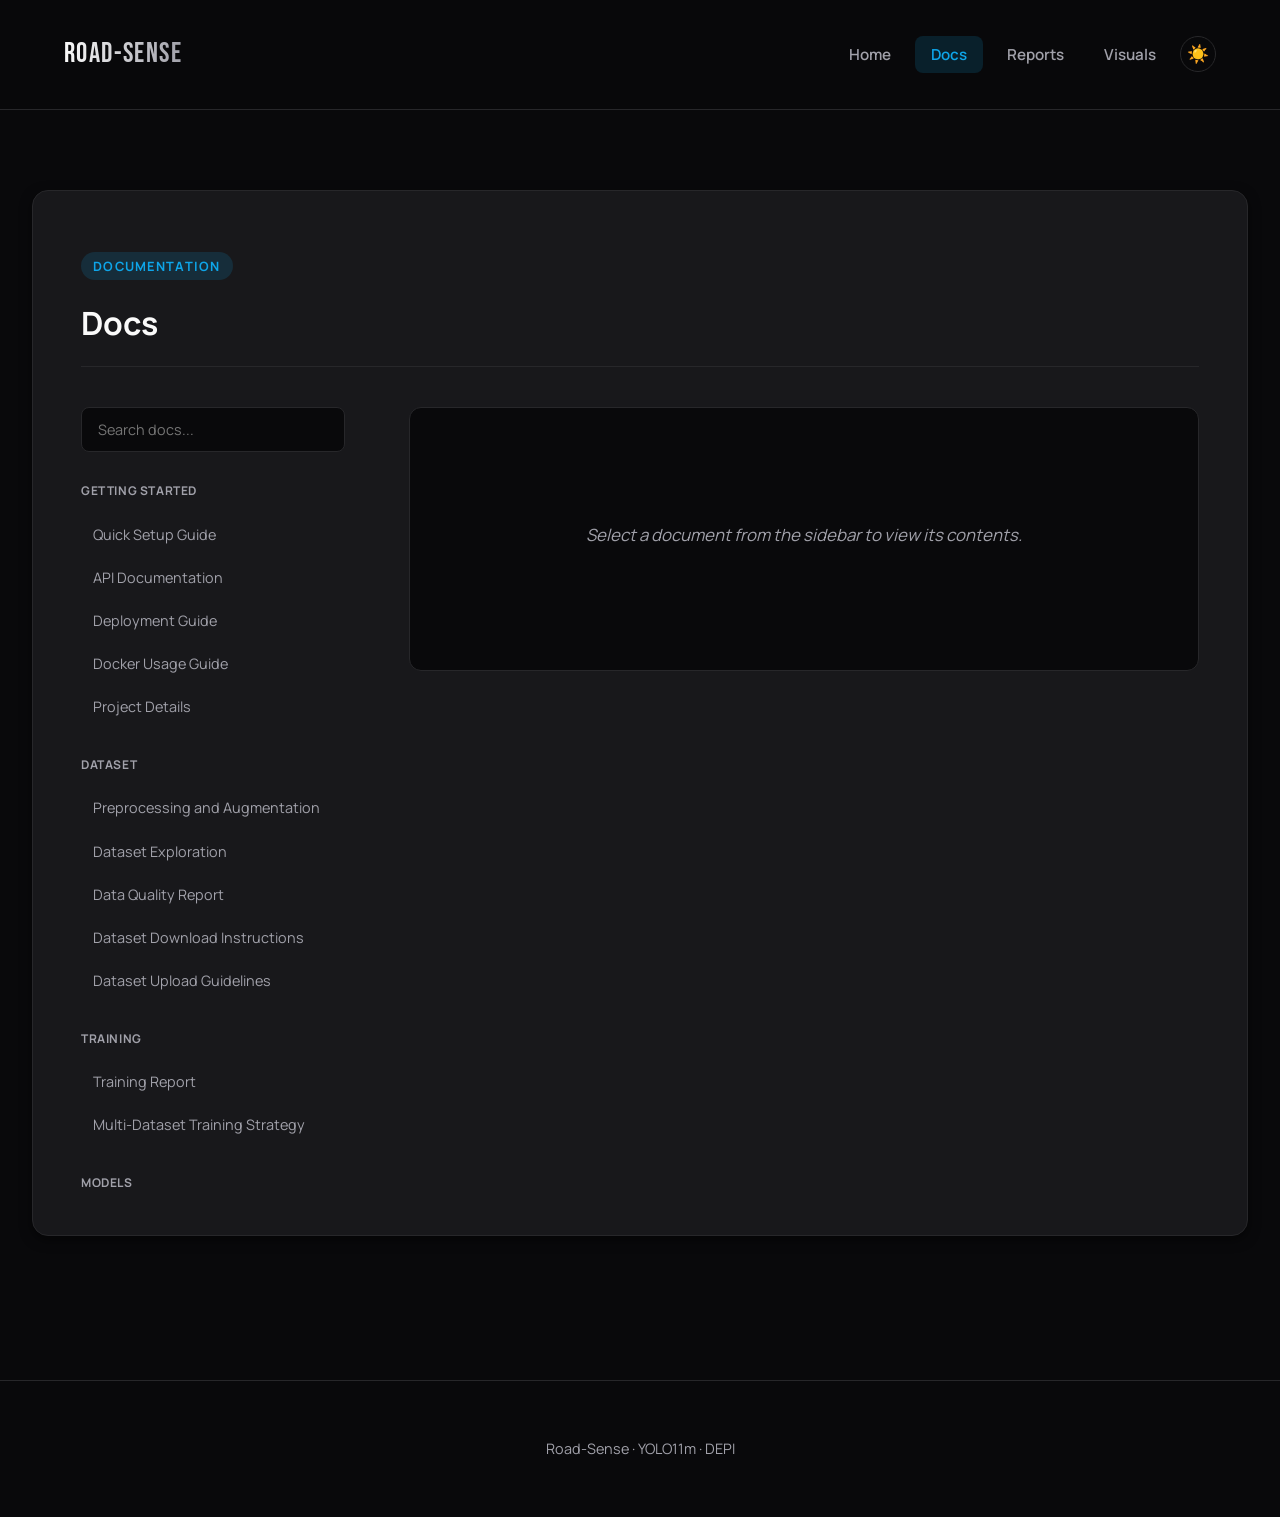
<file: presentation/docs.html>
<!DOCTYPE html>
<html lang="en">
<head>
  <meta charset="UTF-8" />
  <meta name="viewport" content="width=device-width, initial-scale=1.0" />
  <title>Road-Sense Documentation</title>
  <link rel="preconnect" href="https://fonts.googleapis.com" />
  <link rel="preconnect" href="https://fonts.gstatic.com" crossorigin />
  <link href="https://fonts.googleapis.com/css2?family=Bebas+Neue&family=Manrope:wght@400;500;600;700;800&display=swap" rel="stylesheet" />
  <link rel="stylesheet" href="styles.css" />
</head>
<body>
  <nav class="top-nav reveal">
    <div class="nav-container">
      <div class="brand">ROAD-SENSE</div>
      <button id="menuToggle" class="menu-toggle" aria-label="Toggle menu">Menu</button>
      <ul id="menu" class="menu">
        <li><a href="index.html">Home</a></li>
        <li><a href="docs.html" class="active">Docs</a></li>
        <li><a href="reports.html">Reports</a></li>
        <li><a href="visuals.html">Visuals</a></li>
        <button id="themeToggle" class="theme-toggle" aria-label="Toggle theme">☀️</button>
      </ul>
    </div>
  </nav>

  <main class="reveal">
    <div class="panel" style="margin-top: 3rem;">
      <div class="panel-head">
        <p class="eyebrow">Documentation</p>
        <h2>Docs</h2>
      </div>
      <div class="docs-layout">
        <aside class="docs-sidebar">
          <div class="sidebar-search">
            <input type="text" id="docSearch" placeholder="Search docs..." class="search-input" />
          </div>
          <nav class="sidebar-nav">
            <div class="sidebar-section">
              <h3 class="sidebar-section-title">Getting Started</h3>
              <ul class="sidebar-list" id="docsSidebarGettingStarted"></ul>
            </div>
            <div class="sidebar-section">
              <h3 class="sidebar-section-title">Dataset</h3>
              <ul class="sidebar-list" id="docsSidebarDataset"></ul>
            </div>
            <div class="sidebar-section">
              <h3 class="sidebar-section-title">Training</h3>
              <ul class="sidebar-list" id="docsSidebarTraining"></ul>
            </div>
            <div class="sidebar-section">
              <h3 class="sidebar-section-title">Models</h3>
              <ul class="sidebar-list" id="docsSidebarModels"></ul>
            </div>
            <div class="sidebar-section">
              <h3 class="sidebar-section-title">Project Planning & Lit. Review</h3>
              <ul class="sidebar-list" id="docsSidebarProjectPlanning"></ul>
            </div>
          </nav>
        </aside>
        <div class="docs-main">
          <div id="docsContent" class="docs-content">
            <p class="status-message">Select a document from the sidebar to view its contents.</p>
          </div>
        </div>
      </div>
    </div>
  </main>

  <footer class="footer reveal">
    <p>Road-Sense · YOLO11m · DEPI</p>
  </footer>

  <script src="script.js"></script>
</body>
</html>
</file>
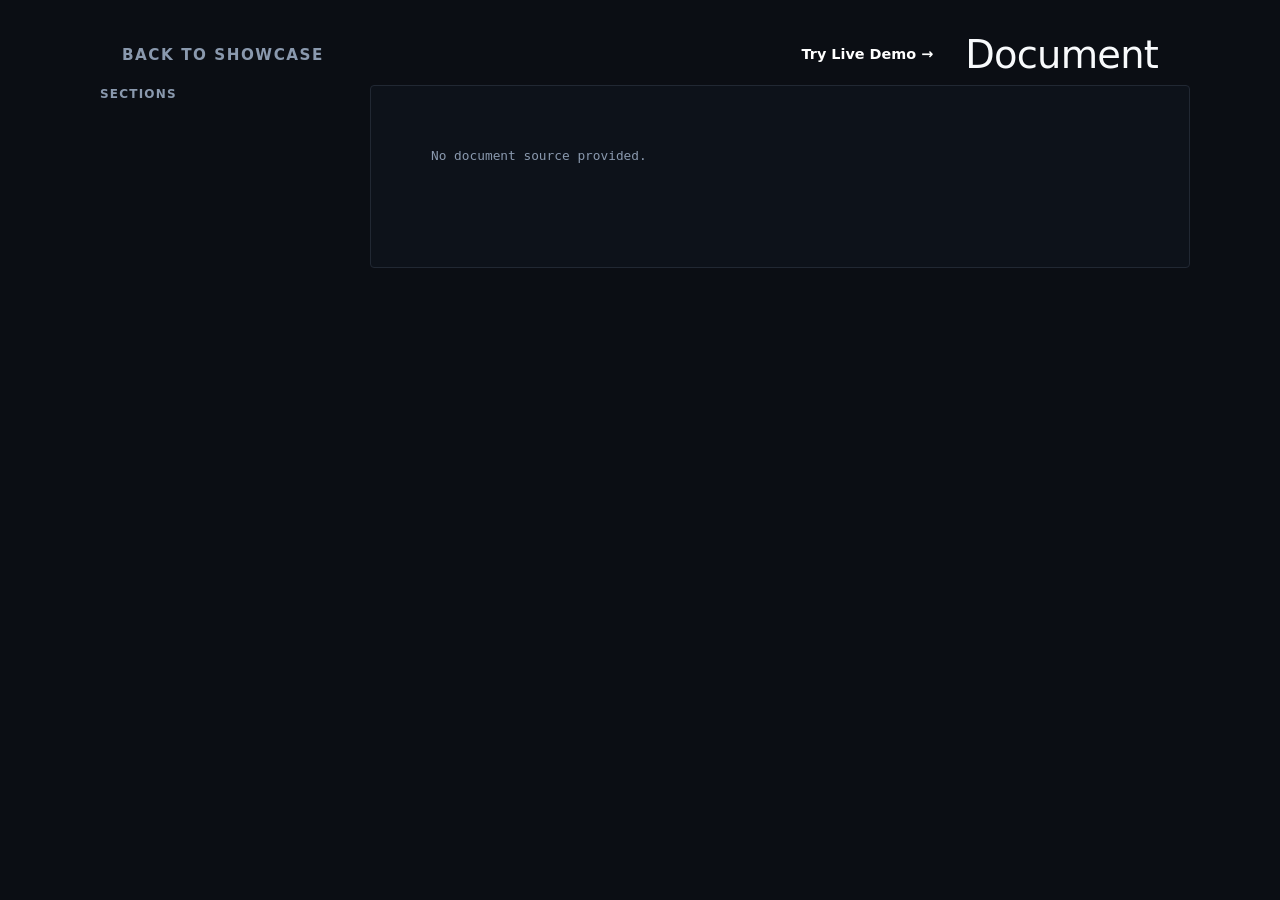
<file: presentation/reader.html>
<!DOCTYPE html>
<html lang="en">
<head>
  <meta charset="UTF-8" />
  <meta name="viewport" content="width=device-width, initial-scale=1.0" />
  <title>Road-Sense Reader</title>
  <link rel="preconnect" href="https://fonts.googleapis.com" />
  <link rel="preconnect" href="https://fonts.gstatic.com" crossorigin />
  <link href="https://fonts.googleapis.com/css2?family=Sora:wght@400;600;700;800&family=IBM+Plex+Mono:wght@400;600&display=swap" rel="stylesheet" />
  <link rel="stylesheet" href="reader.css" />
  <style>
    .demo-link {
      margin-left: auto;
      padding: 0.5rem 1rem;
      background: var(--accent);
      color: white !important;
      border-radius: 6px;
      font-weight: 600;
      text-decoration: none;
      font-size: 0.9rem;
      transition: transform 0.2s;
    }
    .demo-link:hover {
      transform: translateY(-1px);
    }
    .reader-header {
      display: flex;
      align-items: center;
      gap: 1rem;
      max-width: 1200px;
      margin: 0 auto;
      padding: 1.5rem 2rem 0;
    }
    .back {
      font-size: 0.95rem;
      color: var(--muted);
      text-decoration: none;
    }
    .back:hover { color: var(--accent); }
  </style>
</head>
<body>
  <div class="bg-orb bg-orb-a" aria-hidden="true"></div>
  <div class="bg-orb bg-orb-b" aria-hidden="true"></div>

  <header class="reader-header">
    <a class="back" href="index.html">Back to Showcase</a>
    <a class="demo-link" href="detect.html">Try Live Demo →</a>
    <div class="header-meta">
      <h1 id="docTitle">Loading...</h1>
    </div>
  </header>

  <main class="reader-wrap">
    <aside class="toc-card">
      <h2>Sections</h2>
      <nav id="toc"></nav>
    </aside>

    <article class="content-card">
      <div id="status" class="status">Loading document...</div>
      <div id="docContent" class="doc-content"></div>
    </article>
  </main>

  <script src="reader.js"></script>
</body>
</html>
</file>
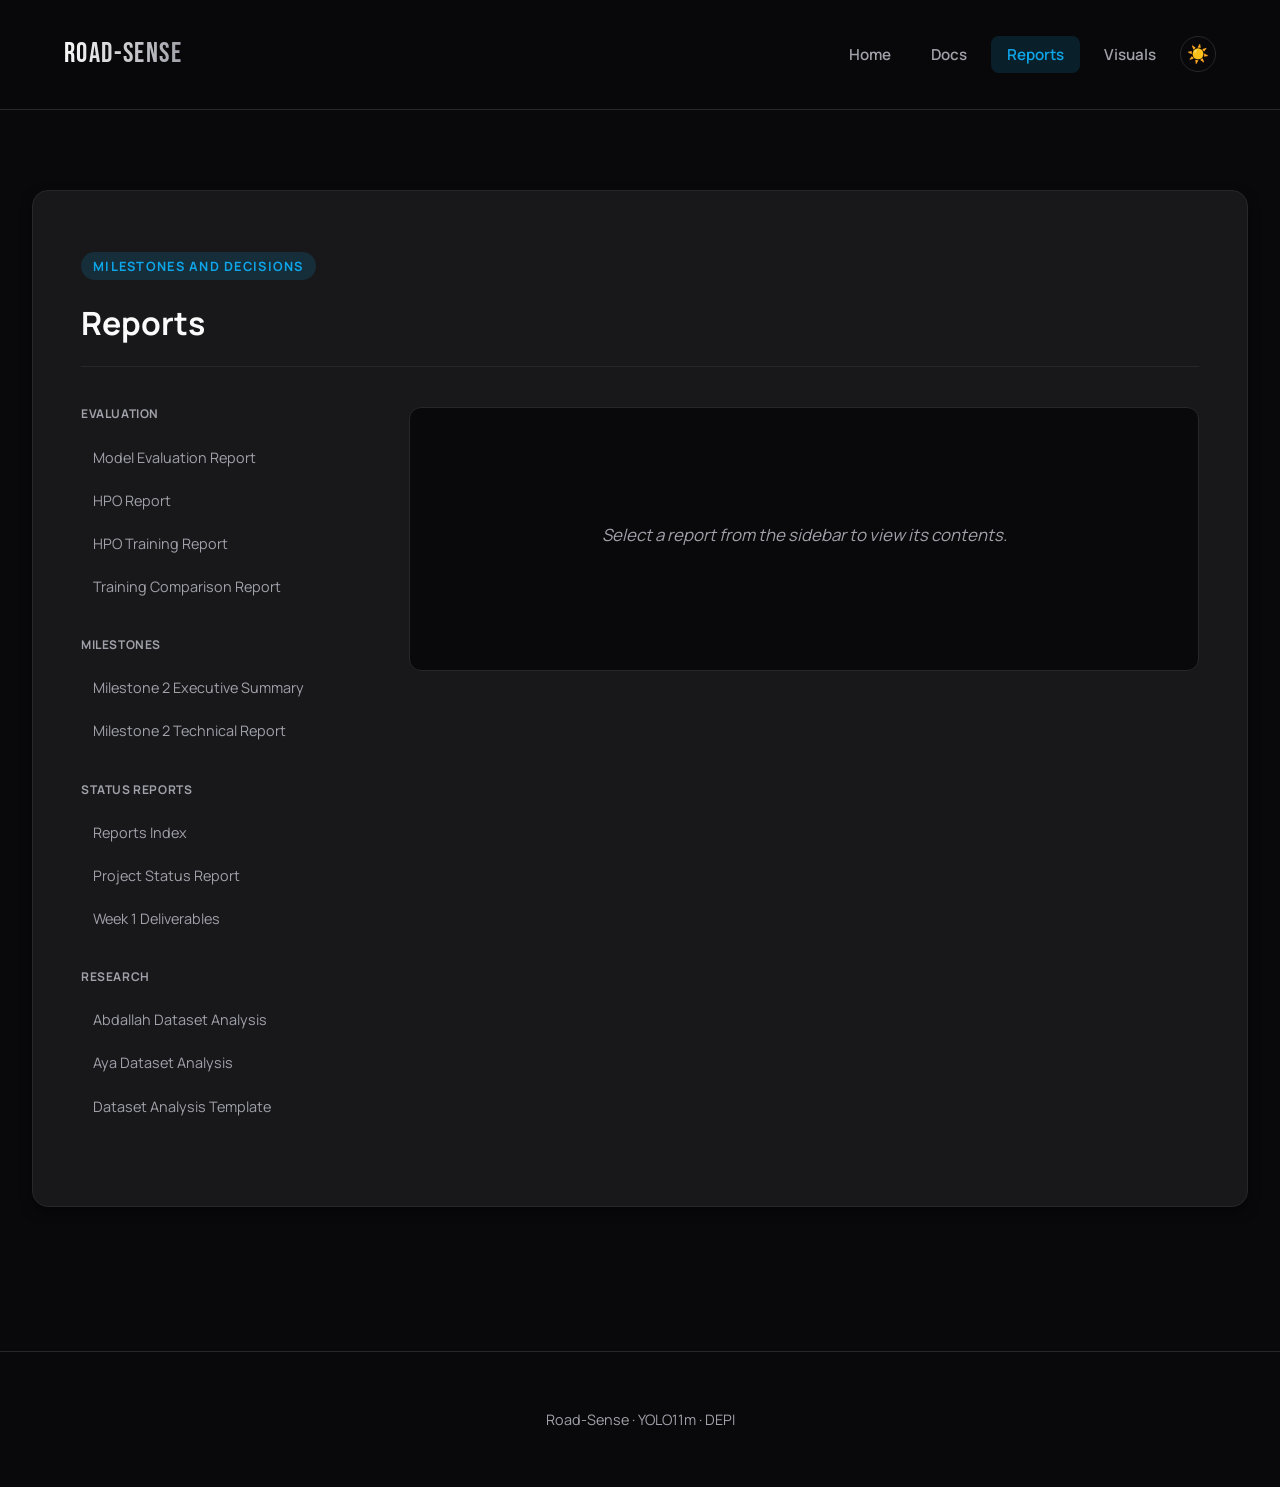
<file: presentation/reports.html>
<!DOCTYPE html>
<html lang="en">
<head>
  <meta charset="UTF-8" />
  <meta name="viewport" content="width=device-width, initial-scale=1.0" />
  <title>Road-Sense Reports</title>
  <link rel="preconnect" href="https://fonts.googleapis.com" />
  <link rel="preconnect" href="https://fonts.gstatic.com" crossorigin />
  <link href="https://fonts.googleapis.com/css2?family=Bebas+Neue&family=Manrope:wght@400;500;600;700;800&display=swap" rel="stylesheet" />
  <link rel="stylesheet" href="styles.css" />
</head>
<body>
  <nav class="top-nav reveal">
    <div class="nav-container">
      <div class="brand">ROAD-SENSE</div>
      <button id="menuToggle" class="menu-toggle" aria-label="Toggle menu">Menu</button>
      <ul id="menu" class="menu">
        <li><a href="index.html">Home</a></li>
        <li><a href="docs.html">Docs</a></li>
        <li><a href="reports.html" class="active">Reports</a></li>
        <li><a href="visuals.html">Visuals</a></li>
        <button id="themeToggle" class="theme-toggle" aria-label="Toggle theme">☀️</button>
      </ul>
    </div>
  </nav>

  <main class="reveal">
    <div class="panel" style="margin-top: 3rem;">
      <div class="panel-head">
        <p class="eyebrow">Milestones and Decisions</p>
        <h2>Reports</h2>
      </div>
      <div class="docs-layout">
        <aside class="docs-sidebar">
          <nav class="sidebar-nav">
            <div class="sidebar-section">
              <h3 class="sidebar-section-title">Evaluation</h3>
              <ul class="sidebar-list" id="reportsSidebarEvaluation"></ul>
            </div>
            <div class="sidebar-section">
              <h3 class="sidebar-section-title">Milestones</h3>
              <ul class="sidebar-list" id="reportsSidebarMilestones"></ul>
            </div>
            <div class="sidebar-section">
              <h3 class="sidebar-section-title">Status Reports</h3>
              <ul class="sidebar-list" id="reportsSidebarStatus"></ul>
            </div>
            <div class="sidebar-section">
              <h3 class="sidebar-section-title">Research</h3>
              <ul class="sidebar-list" id="reportsSidebarResearch"></ul>
            </div>
          </nav>
        </aside>
        <div class="docs-main">
          <div id="reportsContent" class="docs-content">
            <p class="status-message">Select a report from the sidebar to view its contents.</p>
          </div>
        </div>
      </div>
    </div>
  </main>

  <footer class="footer reveal">
    <p>Road-Sense · YOLO11m · DEPI</p>
  </footer>

  <script src="script.js"></script>
</body>
</html>
</file>
<file: presentation/styles.css>
:root {
  /* Core Tones - Dark (Zinc based for a modern, sleek look) */
  --bg: #09090b;
  --bg-rgb: 9, 9, 11;
  --surface: #18181b;
  --surface-hover: #27272a;

  /* Text */
  --ink: #fafafa;
  --muted: #a1a1aa;

  /* Borders */
  --line: #27272a;
  --line-hover: #3f3f46;

  /* Accents - Cyan / Blue gradient vibe */
  --accent: #0ea5e9;
  --accent-hover: #38bdf8;
  --accent-soft: rgba(14, 165, 233, 0.15);

  /* Tags */
  --tag-bg: #1e293b;
  --tag-text: #38bdf8;

  /* Shadows */
  --shadow-sm: 0 1px 2px rgba(0, 0, 0, 0.4);
  --shadow: 0 4px 12px rgba(0, 0, 0, 0.5);
  --shadow-md: 0 12px 24px -6px rgba(0, 0, 0, 0.7);
  --shadow-glow: 0 0 20px rgba(14, 165, 233, 0.2);

  /* Layout */
  --max-w: 1600px;
  --radius-lg: 16px;
  --radius-md: 12px;
  --radius-sm: 8px;
}

body.light-mode {
  --bg: #f8fafc;
  --bg-rgb: 248, 250, 252;
  --surface: #ffffff;
  --surface-hover: #f1f5f9;
  --ink: #0f172a;
  --muted: #64748b;
  --line: #e2e8f0;
  --line-hover: #cbd5e1;
  --accent: #2563eb;
  --accent-hover: #1d4ed8;
  --accent-soft: rgba(37, 99, 235, 0.1);
  --tag-bg: #dbeafe;
  --tag-text: #1e40af;
  --shadow-sm: 0 1px 2px rgba(0, 0, 0, 0.05);
  --shadow: 0 4px 12px rgba(0, 0, 0, 0.05);
  --shadow-md: 0 12px 24px -6px rgba(0, 0, 0, 0.1);
  --shadow-glow: 0 0 20px rgba(37, 99, 235, 0.15);
}

/* Reset */
*, *::before, *::after {
  box-sizing: border-box;
}

html {
  scroll-behavior: smooth;
}

body {
  margin: 0;
  padding: 0;
  min-height: 100vh;
  font-family: "Manrope", system-ui, -apple-system, sans-serif;
  color: var(--ink);
  background: var(--bg);
  line-height: 1.6;
  transition: background-color 0.3s ease, color 0.3s ease;
  overflow-x: hidden;
}

/* Typography base */
h1, h2, h3, h4, h5, h6 {
  color: var(--ink);
  line-height: 1.2;
  margin: 0 0 1rem 0;
}

a {
  color: inherit;
  text-decoration: none;
}

/* Animations */
@keyframes fadeUp {
  from { opacity: 0; transform: translateY(20px); }
  to { opacity: 1; transform: translateY(0); }
}

.reveal {
  opacity: 0;
  animation: fadeUp 0.6s cubic-bezier(0.16, 1, 0.3, 1) forwards;
}

/* Navbar */
.top-nav, .page-nav {
  position: sticky;
  top: 0;
  z-index: 100;
  background: rgba(var(--bg-rgb), 0.8);
  backdrop-filter: blur(12px);
  -webkit-backdrop-filter: blur(12px);
  border-bottom: 1px solid var(--line);
  transition: background 0.3s ease, border-color 0.3s ease;
}

.nav-container, .page-nav-inner {
  max-width: var(--max-w);
  margin: 0 auto;
  padding: 1rem 2rem;
  display: flex;
  align-items: center;
  justify-content: space-between;
}

.top-nav {
  /* Used in index.html hero, let's normalize it to be similar */
  margin: 0;
  padding: 1rem 2rem;
  max-width: none;
  border-radius: 0;
  border: none;
  border-bottom: 1px solid var(--line);
}

.brand {
  font-family: "Bebas Neue", sans-serif;
  font-size: 1.75rem;
  letter-spacing: 0.05em;
  color: var(--ink);
  background: linear-gradient(to right, var(--ink), var(--muted));
  -webkit-background-clip: text;
  -webkit-text-fill-color: transparent;
}

.menu {
  display: flex;
  list-style: none;
  gap: 0.5rem;
  padding: 0;
  margin: 0;
  align-items: center;
}

.menu a {
  padding: 0.5rem 1rem;
  border-radius: var(--radius-sm);
  font-size: 0.95rem;
  font-weight: 600;
  color: var(--muted);
  transition: all 0.2s ease;
}

.menu a:hover {
  color: var(--ink);
  background: var(--surface-hover);
}

.menu a.active {
  color: var(--accent);
  background: var(--accent-soft);
}

.menu-toggle {
  display: none;
  background: var(--surface);
  border: 1px solid var(--line);
  color: var(--ink);
  padding: 0.5rem 1rem;
  border-radius: var(--radius-sm);
  cursor: pointer;
  font-family: inherit;
  font-weight: 600;
}

.theme-toggle {
  background: transparent;
  border: 1px solid var(--line);
  color: var(--ink);
  width: 36px;
  height: 36px;
  border-radius: 50%;
  display: flex;
  align-items: center;
  justify-content: center;
  cursor: pointer;
  transition: all 0.2s ease;
  font-size: 1.1rem;
}

.theme-toggle:hover {
  background: var(--surface-hover);
  border-color: var(--line-hover);
  transform: rotate(15deg);
}

/* Main Layout wrappers */
main, .hero-wrapper {
  max-width: var(--max-w);
  margin: 0 auto;
  padding: 2rem;
}

/* Hero Section */
.hero {
  padding: 6rem 2rem;
  text-align: center;
  display: flex;
  flex-direction: column;
  align-items: center;
  position: relative;
}

.hero::before {
  content: '';
  position: absolute;
  top: -20%;
  left: 50%;
  transform: translateX(-50%);
  width: 600px;
  height: 600px;
  background: radial-gradient(circle, var(--accent-soft) 0%, transparent 70%);
  z-index: -1;
  pointer-events: none;
}

.hero-content {
  max-width: 800px;
}

.eyebrow {
  display: inline-block;
  text-transform: uppercase;
  letter-spacing: 0.1em;
  font-size: 0.8rem;
  font-weight: 700;
  color: var(--accent);
  background: var(--accent-soft);
  padding: 0.25rem 0.75rem;
  border-radius: 99px;
  margin-bottom: 1.5rem;
}

.hero h1 {
  font-size: clamp(2.5rem, 5vw, 4rem);
  font-weight: 800;
  letter-spacing: -0.02em;
  margin-bottom: 1.5rem;
}

.hero-copy {
  font-size: 1.125rem;
  color: var(--muted);
  max-width: 600px;
  margin: 0 auto 2.5rem;
}

.hero-actions {
  display: flex;
  gap: 1rem;
  justify-content: center;
}

/* Buttons */
.btn {
  display: inline-flex;
  align-items: center;
  justify-content: center;
  padding: 0.75rem 1.5rem;
  border-radius: var(--radius-sm);
  font-weight: 600;
  font-size: 0.95rem;
  transition: all 0.2s ease;
  cursor: pointer;
  border: 1px solid transparent;
}

.btn-primary {
  background: var(--accent);
  color: #fff;
  box-shadow: var(--shadow-glow);
}

.btn-primary:hover {
  background: var(--accent-hover);
  transform: translateY(-2px);
  box-shadow: 0 0 25px rgba(14, 165, 233, 0.4);
}

.btn-ghost {
  background: var(--surface);
  color: var(--ink);
  border: 1px solid var(--line);
}

.btn-ghost:hover {
  background: var(--surface-hover);
  border-color: var(--line-hover);
}

/* Stat Ribbon */
.stat-ribbon {
  display: grid;
  grid-template-columns: repeat(auto-fit, minmax(200px, 1fr));
  gap: 1.5rem;
  margin-top: 4rem;
  width: 100%;
  max-width: var(--max-w);
}

.stat-ribbon article {
  background: var(--surface);
  border: 1px solid var(--line);
  padding: 1.5rem;
  border-radius: var(--radius-md);
  text-align: left;
  transition: all 0.3s ease;
  box-shadow: var(--shadow-sm);
}

.stat-ribbon article:hover {
  transform: translateY(-4px);
  border-color: var(--line-hover);
  box-shadow: var(--shadow);
}

.stat-ribbon .label {
  font-size: 0.85rem;
  color: var(--muted);
  font-weight: 600;
  text-transform: uppercase;
  letter-spacing: 0.05em;
  display: block;
  margin-bottom: 0.5rem;
}

.stat-ribbon .value {
  font-size: 2rem;
  font-weight: 800;
  color: var(--ink);
}

/* Panels */
.panel {
  background: var(--surface);
  border: 1px solid var(--line);
  border-radius: var(--radius-lg);
  padding: 3rem;
  margin-bottom: 3rem;
  box-shadow: var(--shadow);
}

.panel-head {
  margin-bottom: 2.5rem;
  border-bottom: 1px solid var(--line);
  padding-bottom: 1.5rem;
}

.panel-head h2 {
  font-size: 2rem;
  margin: 0;
}

/* Results section specifics */
.results-wrap {
  display: grid;
  grid-template-columns: 1fr 2fr;
  gap: 2rem;
  align-items: start;
}

.score-cards {
  display: grid;
  gap: 1rem;
}

.score-card {
  background: var(--bg);
  border: 1px solid var(--line);
  padding: 1.25rem;
  border-radius: var(--radius-sm);
  display: flex;
  flex-direction: column;
  gap: 0.5rem;
}

.score-title {
  font-size: 0.85rem;
  color: var(--muted);
  font-weight: 600;
  text-transform: uppercase;
}

.score-values {
  display: flex;
  justify-content: space-between;
  font-weight: 700;
  font-size: 1.1rem;
}

.chart-card {
  background: var(--bg);
  border: 1px solid var(--line);
  border-radius: var(--radius-md);
  padding: 2rem;
  display: flex;
  flex-direction: column;
}

.chart-card h3 {
  margin-bottom: 1.5rem;
  font-size: 1.25rem;
}

.caption {
  margin-top: 1.5rem;
  font-size: 0.9rem;
  color: var(--muted);
  text-align: center;
}

/* Docs Layout */
.docs-layout {
  display: grid;
  grid-template-columns: 280px 1fr;
  gap: 3rem;
}

.docs-sidebar {
  position: sticky;
  top: 100px;
  max-height: calc(100vh - 120px);
  overflow-y: auto;
  padding-right: 1rem;
}

.docs-sidebar::-webkit-scrollbar {
  width: 4px;
}
.docs-sidebar::-webkit-scrollbar-track {
  background: transparent;
}
.docs-sidebar::-webkit-scrollbar-thumb {
  background: var(--line-hover);
  border-radius: 4px;
}

.search-input {
  width: 100%;
  background: var(--bg);
  border: 1px solid var(--line);
  color: var(--ink);
  padding: 0.75rem 1rem;
  border-radius: var(--radius-sm);
  font-family: inherit;
  font-size: 0.9rem;
  margin-bottom: 2rem;
  transition: all 0.2s ease;
}

.search-input:focus {
  outline: none;
  border-color: var(--accent);
  box-shadow: 0 0 0 3px var(--accent-soft);
}

.sidebar-section {
  margin-bottom: 2rem;
}

.sidebar-section-title {
  font-size: 0.75rem;
  text-transform: uppercase;
  letter-spacing: 0.05em;
  color: var(--muted);
  margin-bottom: 1rem;
  font-weight: 700;
}

.sidebar-list {
  list-style: none;
  padding: 0;
  margin: 0;
  display: flex;
  flex-direction: column;
  gap: 0.25rem;
}

.sidebar-list a {
  display: block;
  padding: 0.5rem 0.75rem;
  border-radius: var(--radius-sm);
  font-size: 0.9rem;
  color: var(--muted);
  transition: all 0.2s ease;
}

.sidebar-list a:hover {
  background: var(--surface-hover);
  color: var(--ink);
}

.sidebar-list a.active {
  background: var(--accent-soft);
  color: var(--accent);
  font-weight: 600;
}

.docs-main {
  min-height: 60vh;
  min-width: 0;
}

.docs-content {
  background: var(--bg);
  border: 1px solid var(--line);
  border-radius: var(--radius-md);
  padding: 3rem;
  font-size: 1.05rem;
  line-height: 1.7;
  color: var(--ink);
  overflow-wrap: break-word;
  word-wrap: break-word;
}

.docs-content h1 {
  font-size: 2.25rem;
  border-bottom: 1px solid var(--line);
  padding-bottom: 1rem;
  margin-bottom: 2.5rem;
}

.docs-content h2 {
  font-size: 1.75rem;
  margin-top: 3rem;
  margin-bottom: 1.25rem;
  display: flex;
  align-items: center;
  gap: 0.75rem;
}

.docs-content h2::before {
  content: '';
  display: block;
  width: 6px;
  height: 1.2em;
  background: var(--accent);
  border-radius: 4px;
}

.docs-content h3 {
  font-size: 1.35rem;
  margin-top: 2.5rem;
  margin-bottom: 1rem;
  display: flex;
  align-items: center;
  gap: 0.5rem;
}

.docs-content h3::before {
  content: '';
  display: block;
  width: 4px;
  height: 1.1em;
  background: var(--accent-soft);
  border-radius: 3px;
}

.docs-content p { margin-bottom: 1.5rem; }
.docs-content ul, .docs-content ol { margin-bottom: 1.5rem; padding-left: 1.5rem; }
.docs-content li { margin-bottom: 0.5rem; }

.docs-content code {
  font-family: ui-monospace, SFMono-Regular, Menlo, Monaco, Consolas, monospace;
  background: var(--surface-hover);
  padding: 0.2em 0.4em;
  border-radius: 4px;
  font-size: 0.85em;
  color: var(--accent);
}

.docs-content pre {
  background: var(--surface-hover);
  padding: 1.5rem;
  border-radius: var(--radius-sm);
  overflow-x: auto;
  border: 1px solid var(--line);
  margin-bottom: 1.5rem;
}

.docs-content pre code {
  background: transparent;
  padding: 0;
  color: var(--ink);
  font-size: 0.9em;
}

.docs-content blockquote {
  border-left: 4px solid var(--accent);
  background: var(--accent-soft);
  margin: 1.5rem 0;
  padding: 1rem 1.5rem;
  border-radius: 0 var(--radius-sm) var(--radius-sm) 0;
  color: var(--ink);
}

.table-responsive {
  width: 100%;
  overflow-x: auto;
  margin-bottom: 1.5rem;
  -webkit-overflow-scrolling: touch;
}

.docs-content table {
  width: 100%;
  border-collapse: collapse;
  margin-bottom: 0;
}

.docs-content tr {
  transition: background 0.2s ease;
}

.docs-content tbody tr:nth-child(even) {
  background: var(--surface-hover);
}

.docs-content tbody tr:hover {
  background: var(--accent-soft);
}

.docs-content th, .docs-content td {
  padding: 0.75rem;
  border: 1px solid var(--line);
  text-align: left;
}

.docs-content th {
  background: var(--surface-hover);
  font-weight: 600;
}

/* Visuals Layout */
.visuals-filter {
  display: flex;
  flex-wrap: wrap;
  gap: 0.75rem;
  margin-bottom: 2rem;
}

.filter-btn {
  background: var(--surface);
  border: 1px solid var(--line);
  color: var(--muted);
  padding: 0.5rem 1.25rem;
  border-radius: 99px;
  font-weight: 600;
  font-size: 0.9rem;
  cursor: pointer;
  transition: all 0.2s ease;
}

.filter-btn:hover {
  background: var(--surface-hover);
  color: var(--ink);
}

.filter-btn.active {
  background: var(--accent);
  color: #fff;
  border-color: var(--accent);
}

.visual-grid {
  display: grid;
  grid-template-columns: repeat(auto-fill, minmax(450px, 1fr));
  gap: 1rem;
}

.visual-card {
  background: var(--bg);
  border: 1px solid var(--line);
  border-radius: var(--radius-md);
  padding: 1rem;
  cursor: pointer;
  transition: all 0.3s cubic-bezier(0.16, 1, 0.3, 1);
  display: flex;
  flex-direction: column;
}

.visual-card:hover {
  transform: translateY(-6px);
  box-shadow: var(--shadow-md);
  border-color: var(--accent);
}

.img-wrapper {
  overflow: hidden;
  border-radius: var(--radius-sm);
  background: var(--surface);
  position: relative;
}

.img-wrapper::after {
  content: '';
  position: absolute;
  inset: 0;
  background: rgba(14, 165, 233, 0);
  transition: background 0.3s ease;
  pointer-events: none;
}

.visual-card:hover .img-wrapper::after {
  background: rgba(14, 165, 233, 0.15);
}

.visual-card img {
  width: 100%;
  aspect-ratio: 4/3;
  object-fit: cover;
  display: block;
  transition: transform 0.5s cubic-bezier(0.16, 1, 0.3, 1);
}

.visual-card:hover img {
  transform: scale(1.05);
}

.visual-card figcaption {
  margin-top: 1.25rem;
  text-align: center;
  font-weight: 600;
  font-size: 0.95rem;
  color: var(--ink);
  transition: color 0.3s ease;
}

.visual-card:hover figcaption {
  color: var(--accent);
}

/* Image Viewer Modal */
.image-viewer {
  position: fixed;
  inset: 0;
  z-index: 2000;
  background: rgba(var(--bg-rgb), 0.9);
  backdrop-filter: blur(8px);
  -webkit-backdrop-filter: blur(8px);
  display: none;
  align-items: center;
  justify-content: center;
  padding: 2rem;
  opacity: 0;
  transition: opacity 0.3s ease;
}

.image-viewer.open {
  display: flex;
  opacity: 1;
}

.image-viewer-inner {
  background: var(--surface);
  border: 1px solid var(--line);
  border-radius: var(--radius-lg);
  max-width: 1200px;
  width: 100%;
  max-height: 90vh;
  display: flex;
  flex-direction: column;
  box-shadow: 0 25px 50px -12px rgba(0, 0, 0, 0.5);
  transform: scale(0.95);
  transition: transform 0.3s cubic-bezier(0.16, 1, 0.3, 1);
}

.image-viewer.open .image-viewer-inner {
  transform: scale(1);
}

.image-viewer-header {
  padding: 1rem 1.5rem;
  border-bottom: 1px solid var(--line);
  display: flex;
  justify-content: space-between;
  align-items: center;
}

.image-viewer-title {
  font-weight: 700;
  font-size: 1.1rem;
}

.image-viewer-close {
  background: var(--surface-hover);
  border: 1px solid var(--line);
  color: var(--ink);
  padding: 0.5rem 1rem;
  border-radius: var(--radius-sm);
  cursor: pointer;
  font-weight: 600;
  transition: all 0.2s ease;
}

.image-viewer-close:hover {
  background: var(--accent);
  color: #fff;
  border-color: var(--accent);
}

.image-viewer-body {
  padding: 2rem;
  overflow: auto;
  display: flex;
  justify-content: center;
  align-items: center;
  flex: 1;
}

.image-viewer-image {
  max-width: 100%;
  max-height: 70vh;
  object-fit: contain;
  border-radius: var(--radius-sm);
}

/* Footer */
.footer {
  text-align: center;
  padding: 3rem 2rem;
  border-top: 1px solid var(--line);
  margin-top: 4rem;
  color: var(--muted);
  font-size: 0.9rem;
}

.footer p {
  margin: 0.5rem 0;
}

/* Loading status */
.status-message {
  text-align: center;
  padding: 3rem;
  color: var(--muted);
  font-style: italic;
}

/* Responsive */
@media (max-width: 900px) {
  .docs-layout {
    grid-template-columns: 1fr;
  }

  .docs-sidebar {
    position: static;
    max-height: none;
    margin-bottom: 2rem;
  }

  .results-wrap {
    grid-template-columns: 1fr;
  }

  .nav-container, .page-nav-inner {
    padding: 1rem;
  }

  .menu {
    display: none;
    position: absolute;
    top: 100%;
    left: 0;
    right: 0;
    background: var(--surface);
    flex-direction: column;
    padding: 1rem;
    border-bottom: 1px solid var(--line);
  }

  .menu.open {
    display: flex;
  }

  .menu-toggle {
    display: block;
  }

  .theme-toggle {
    display: none; /* Can be moved inside menu if needed */
  }
}

@media (max-width: 600px) {
  .hero {
    padding: 4rem 1rem;
  }

  .panel {
    padding: 1.5rem;
  }

  .docs-content {
    padding: 1.5rem;
  }
}
</file>
<file: presentation/reader.css>
:root {
  --bg: #0b0e14;         /* Richer, darker base */
  --bg-soft: #151b23;    /* Layer 2 background */
  --ink: #f8fafc;        /* High-contrast text */
  --muted: #8a99ae;      /* Soft secondary text */
  --line: #212833;       /* Precise borders */
  --line-bold: #333d4d;  /* Interactive borders */
  --accent-a: #f26b1d;   /* Brand Orange */
  --accent-b: #818cf8;   /* Modern Indigo (Replaces teal for cleaner dark mode) */
  --surface: #0d121a;    /* Card base */
  --radius: 4px;         /* Sharp corners */
  --transition: 0.15s ease-out;
}
/* 2. Base Reset */
* {
  box-sizing: border-box;
}

html {
  scroll-behavior: smooth;
}

body {
  margin: 0;
  padding: 0;
  font-family: "Inter", system-ui, -apple-system, sans-serif;
  color: var(--ink);
  background: var(--bg);
  line-height: 1.6;
}

/* 3. Structural Layout */
.reader-header {
  width: min(1100px, 92vw);
  margin: 60px auto 40px;
}

.reader-wrap {
  width: min(1100px, 92vw);
  margin: 0 auto 100px;
  display: grid;
  grid-template-columns: 240px 1fr;
  gap: 40px;
  /* Crucial: Ensure the grid items can stretch the full height */
  align-items: start;
}

/* 4. Navigation & Buttons */
.back {
  display: inline-flex;
  padding: 6px 0;
  color: var(--muted);
  text-decoration: none;
  font-size: 0.8rem;
  font-weight: 600;
  text-transform: uppercase;
  letter-spacing: 0.1em;
  transition: var(--transition);
}

.back:hover {
  color: var(--accent-b);
}

.label {
  color: var(--accent-a);
  font-size: 0.7rem;
  font-weight: 700;
  text-transform: uppercase;
  letter-spacing: 0.2em;
  margin-bottom: 8px;
}

h1 {
  margin: 0;
  font-size: 2.4rem;
  font-weight: 500;
  letter-spacing: -0.02em;
}

/* 5. SIDEBAR - The Sticky Logic */
.toc-card {
  /* position: sticky ensures it stays in view while scrolling */
  position: sticky;
  top: 40px;
  height: fit-content;
  max-height: calc(100vh - 80px); /* Prevents sidebar from being taller than screen */
  overflow-y: auto;
  background: transparent;
  border: none;
}

.toc-card h2 {
  font-size: 0.75rem;
  text-transform: uppercase;
  color: var(--muted);
  letter-spacing: 0.1em;
  margin: 0 0 16px 10px;
}

#toc {
  display: flex;
  flex-direction: column;
}

#toc a {
  color: var(--muted);
  text-decoration: none;
  font-size: 0.9rem;
  padding: 10px 12px;
  border-left: 1px solid var(--line);
  transition: var(--transition);
}

#toc a:hover {
  color: var(--ink);
  border-left-color: var(--muted);
  background: rgba(255, 255, 255, 0.02);
}

#toc a.active {
  color: var(--accent-b);
  border-left-color: var(--accent-b);
  background: var(--bg-soft);
  font-weight: 500;
}

/* 6. MAIN CONTENT CARD */
.content-card {
  background: var(--surface);
  border: 1px solid var(--line);
  border-radius: var(--radius);
  padding: 60px;
}

.status {
  font-family: monospace;
  font-size: 0.8rem;
  color: var(--muted);
  margin-bottom: 40px;
  display: block;
}

.doc-content {
  font-size: 1.1rem;
  color: #c9d1d9;
}

.doc-content h2 {
  font-size: 1.6rem;
  color: var(--ink);
  margin-top: 3rem;
  font-weight: 500;
  border-bottom: 1px solid var(--line);
  padding-bottom: 10px;
}

.doc-content p {
  margin-bottom: 1.8rem;
}

/* Minimalist Elements inside content */
.doc-content code {
  font-family: "IBM Plex Mono", monospace;
  background: var(--bg-soft);
  padding: 2px 6px;
  font-size: 0.9em;
  border-radius: 3px;
  color: var(--accent-b);
}

.doc-content pre {
  background: #050a10;
  padding: 24px;
  border: 1px solid var(--line);
  border-radius: var(--radius);
  margin: 32px 0;
  overflow-x: auto;
}

.doc-content blockquote {
  margin: 32px 0;
  padding: 2px 24px;
  border-left: 2px solid var(--accent-a);
  color: var(--muted);
}

/* 7. Responsive Fixes */
@media (max-width: 900px) {
  .reader-wrap {
    grid-template-columns: 1fr;
    gap: 30px;
  }

  .toc-card {
    position: static; /* Sidebar stops being sticky on small screens */
    border-bottom: 1px solid var(--line);
    padding-bottom: 20px;
  }

  .content-card {
    padding: 30px 20px;
    border: none;
    background: transparent;
  }
}
</file>
